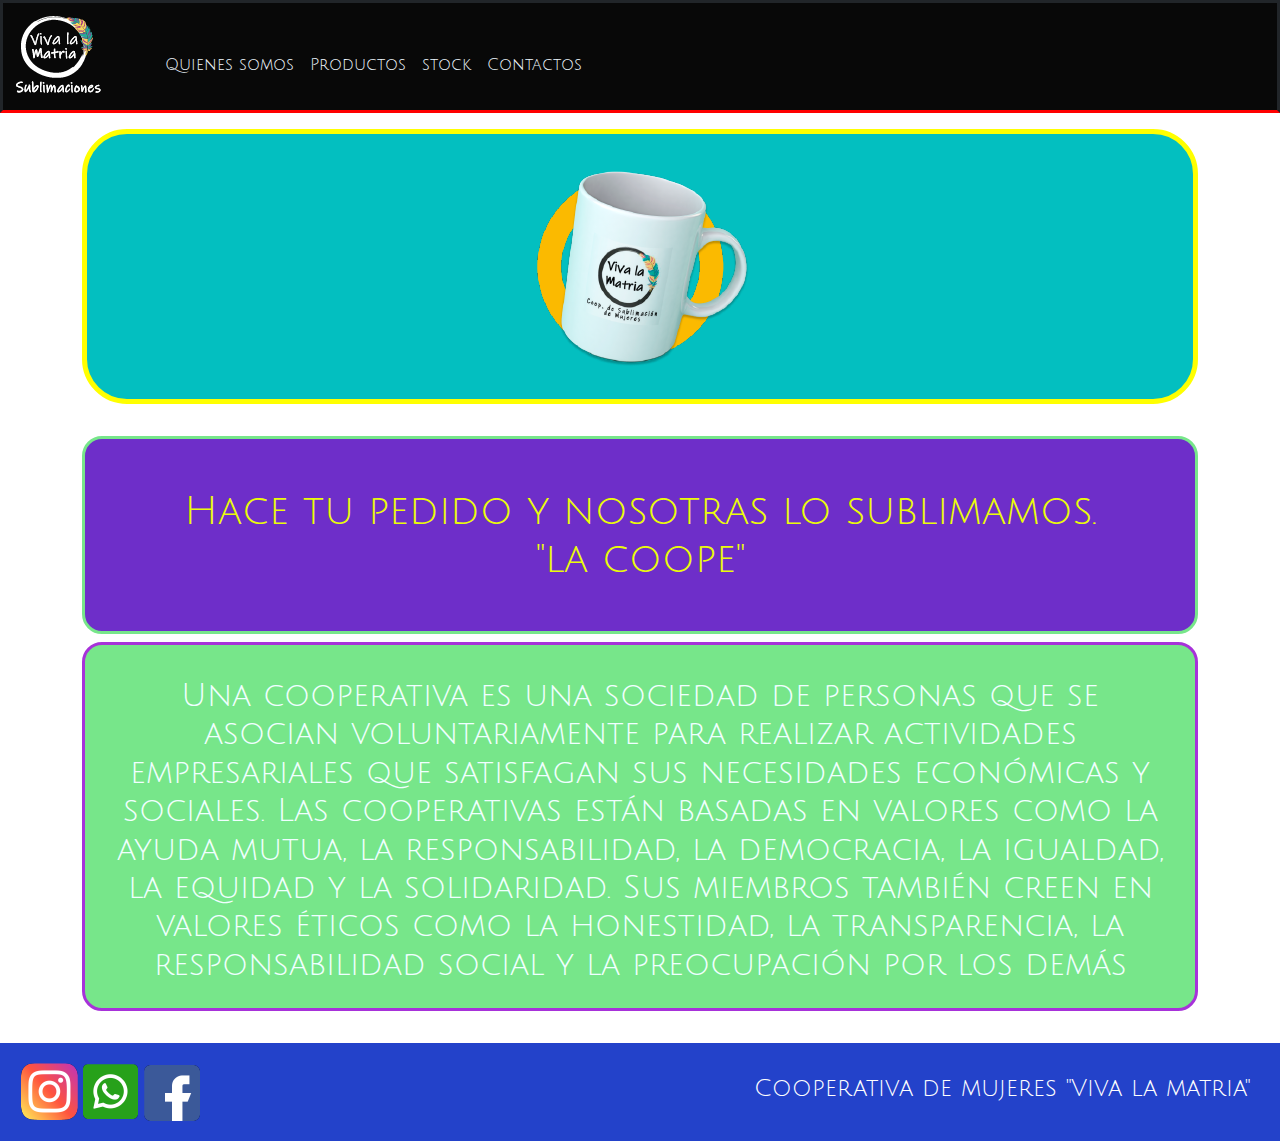
<file: index.html>
<!DOCTYPE html>
<html lang="es">
<head>
    <meta charset="UTF-8">
    <meta name="viewport" content="width=device-width, initial-scale=1.0">
    <meta name="description" content=" Es una cooperativa de trabajo de sublimacion.Hacemos todo tipo e sublimación tanto en telas , en ceramica ,plastico.Ademas somos una cooperativa de mujeres que ayudamos en tematicas de genero">
    <meta name="keywords" content="cooperativa de trabajo,sublimados en mendoza,sublimados en Guaymallen, tazas,flork,banderas,remeras,llaveros,pañuelos,buzos,bodys,bebe,niño,jovenes,adultos">
    <meta name="author" content="Carlos Ignacio Cebreros">
    <link href="https://cdn.jsdelivr.net/npm/bootstrap@5.3.3/dist/css/bootstrap.min.css" rel="stylesheet" integrity="sha384-QWTKZyjpPEjISv5WaRU9OFeRpok6YctnYmDr5pNlyT2bRjXh0JMhjY6hW+ALEwIH" crossorigin="anonymous">
    <title>viva la matria</title>
    <link rel="stylesheet" href="./css/main.css">
    <link
    rel="stylesheet"
    href="https://cdnjs.cloudflare.com/ajax/libs/animate.css/4.1.1/animate.min.css"
  />
</head>
<body> 
        <nav class="navbar navbar-expand-lg navbar-light">
            <div class="container-fluid">
              <a class="navbar-brand" href="#">
                <img src="../imagenes/blacxo.png" alt="">
              </a>
              <button class="navbar-toggler bg-light" type="button" data-bs-toggle="collapse" data-bs-target="#navbarNavAltMarkup" aria-controls="navbarNavAltMarkup" aria-expanded="false" aria-label="Toggle navigation">
                <span class="navbar-toggler-icon bg-light"></span>
              </button>
              <div class="collapse navbar-collapse" id="navbarNavAltMarkup">
                 <div class="navbar-nav">
                  
                    <a class="nav-link" href="./pages/nostros.html">Quienes somos</a>
                    <a class="nav-link" href="./pages/produc.html">Productos</a>
                    <a class="nav-link" href="./pages/stock.html">stock</a>
                    <a class="nav-link" href="./pages/contactos.html">Contactos</a>
                  
                 </div>
              </div>
            </div>
        </nav>
    
    
    <main>
      <main>
        <div class="container">
          <div class="row">
           <div class="col col-sm-12 col-md-12 col-lg-12">
            <div class="imagen-principal">
              <img src="./imagenes/Group 4.png" alt="">

            </div>
            <div class="col col-sm-12 col-md-12 col-lg-12">
               <h1 class="titulo1">Hace tu pedido y
               nosotras lo sublimamos.
               <br>
               "la coope" 
               </h1>
              
               
            </div>
            </div>
             <div class="col col-sm-12 col-md-12 col-lg-12">
               <div class="descripcion">
                <h2>Una cooperativa es una sociedad de personas que se asocian voluntariamente para realizar actividades empresariales que satisfagan sus necesidades económicas y sociales. Las cooperativas están basadas en valores como la ayuda mutua, la responsabilidad, la democracia, la igualdad, la equidad y la solidaridad. Sus miembros también creen en valores éticos como la honestidad, la transparencia, la responsabilidad social y la preocupación por los demás</h2>
               </div>
             </div>




          </div>
          
          
    </main>
    </main>
    
        
    <footer>
     <div class="foote">
              
      <div class="iconos">
        <a href="https://www.instagram.com/vivalamatria2023/">
            <img src="../imagenes/I.png" alt="instagram">
        </a>
        <a href="https://whatsapp.com/channel/0029VaIj0CXFi8xaFSref11J">
            <img src="../imagenes/Recurso 4.png" alt=" whatsapp">
        </a>
        <a href="https://www.facebook.com/profile.php?id=100095602959605">
            <img src="../imagenes/Recurso 5.png" alt="facebook">

        </a>
        
    </div>
        
        
            <div class="titu">
              <h2 class="coope">Cooperativa de mujeres "Viva la matria"</h2>
            </div>
     </div>  
    </footer>

    <script src="https://cdn.jsdelivr.net/npm/bootstrap@5.3.3/dist/js/bootstrap.bundle.min.js" integrity="sha384-YvpcrYf0tY3lHB60NNkmXc5s9fDVZLESaAA55NDzOxhy9GkcIdslK1eN7N6jIeHz" crossorigin="anonymous"></script>
</body>

</html>
</file>
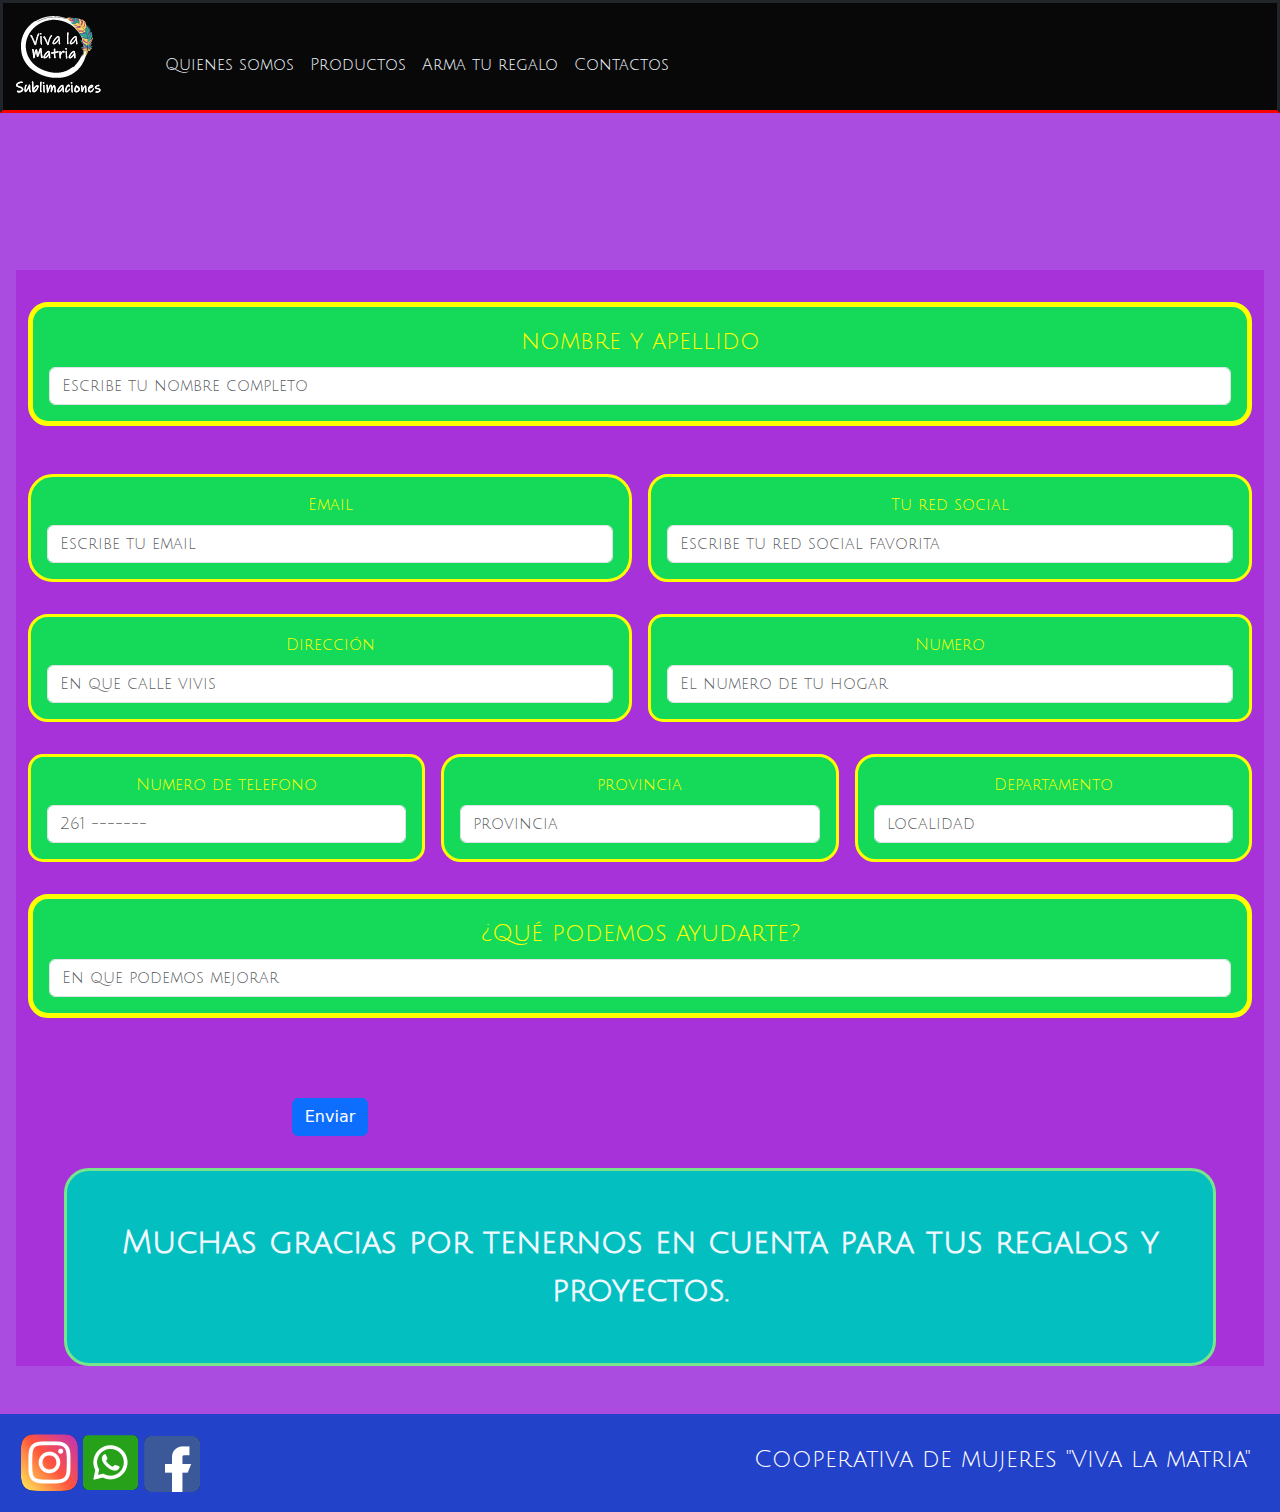
<file: pages/contactos.html>
<!DOCTYPE html>
<html lang="en">
<head>
    <meta charset="UTF-8">
    <meta name="viewport" content="width=device-width, initial-scale=1.0">
    <meta name="description" content=" Es una cooperativa de trabajo de sublimacion.Hacemos todo tipo e sublimación tanto en telas , en ceramica ,plastico.Ademas somos una cooperativa de mujeres que ayudamos en tematicas de genero">
    <meta name="keywords" content="cooperativa de trabajo,sublimados en mendoza,sublimados en Guaymallen, tazas,flork,banderas,remeras,llaveros,pañuelos,buzos,bodys,bebe,niño,jovenes,adultos">
    <meta name="author" content="Carlos Ignacio Cebreros">
    <link href="https://cdn.jsdelivr.net/npm/bootstrap@5.3.3/dist/css/bootstrap.min.css" rel="stylesheet" integrity="sha384-QWTKZyjpPEjISv5WaRU9OFeRpok6YctnYmDr5pNlyT2bRjXh0JMhjY6hW+ALEwIH" crossorigin="anonymous">
    <title>contactos</title>
    <link rel="stylesheet" href="../css/main.css">
</head>
<body>
  
  <nav class="navbar navbar-expand-lg navbar-light">
    <div class="container-fluid">
      <a class="navbar-brand" href="../index.html">
        <img src="../imagenes/blacxo.png" alt="">
      </a>
      <button class="navbar-toggler bg-light" type="button" data-bs-toggle="collapse" data-bs-target="#navbarNavAltMarkup" aria-controls="navbarNavAltMarkup" aria-expanded="false" aria-label="Toggle navigation">
        <span class="navbar-toggler-icon bg-light"></span>
      </button>
      <div class="collapse navbar-collapse" id="navbarNavAltMarkup">
        <div class="navbar-nav">
          
          <a class="nav-link" href="../pages/nostros.html">Quienes somos</a>
          <a class="nav-link" href="../pages/produc.html">Productos</a>
          <a class="nav-link" href="../pages/armatupack.html">Arma tu regalo</a>
          <a class="nav-link" href="../pages/contactos.html">Contactos</a>
          
        </div>
      </div>
    </div>
  </nav>
  <div class="caricatura">

    <iframe src="https://lottie.host/embed/b3f17130-139a-46fc-b226-9d6e47f31c2c/EEmPaVy9cm.json"></iframe>
  
  <main class="contactosGeneral">
    <div class="container-fluid">
      <div class="row g-3">
        <div class="col col-12 col-sm-12 col-md-12 col-lg-12">
          <div class="nombreApellido">
            <label for="emailInput" class="form-label">nombre y apellido</label>
            <input type="email" class="form-control" id="emailInput" placeholder="Escribe tu nombre completo">
          </div>

        </div>
        <div class="col col col-sm-12 col-md-6 col-lg-6">
          <div class="mail">
            <label for="emailInput" class="form-label">Email</label>
            <input type="email" class="form-control" id="emailInput" placeholder="Escribe tu email">
          </div>
          </div>
        <div class="col col-sm-12 col-md-6 col-lg-6">
           <div class="redsocial">
              <label for="inputSocial" class="form-label"> Tu red social</label>
              <input type="text" class="form-control" id="inputSocial" placeholder="Escribe tu red social favorita">
            </div>
        </div>
        <div class="col col-sm-12 col-md-6 col-lg-6">
           <div class="direccion">
              <label for="inputDireccionl" class="form-label"> Dirección</label>
              <input type="text" class="form-control" id="inputDireccion" placeholder="En que calle vivis">
           </div>
         
          </div>
        <div class="col col-sm-12 col-md-6 col-lg-6">
          <div class="numero">
            <label for="inputNumber" class="form-label"> Numero</label>
            <input type="text" class="form-control" id="inputNumber" placeholder="El numero de tu hogar">
          </div>
          
        </div>  
        <div class="col col-sm-12 col-md-4 col-lg-4">
          <div class="tel">
              <label for="inputNumberTel" class="form-label"> Numero de telefono</label>
              <input type="text" class="form-control" id="inputNumberTel" placeholder="261 -------">
          </div>
        </div>
        <div class="col col-sm-12 col-md-4 col-lg-4">
           <div class="provincia">
             <label for="inputProvince" class="form-label"> provincia</label>
              <input type="text" class="form-control" id="inputProvince" placeholder="provincia">
            </div>
              
        </div>
        <div class="col col-sm-12 col-md-4 col-lg-4">
          <div class="departamento">
           <label for="inputState" class="form-label"> Departamento</label>
           <input type="text" class="form-control" id="inputState" placeholder="localidad">
         </div>
        </div>
        <div class="col-sm-12 col-md-12 col-lg-12">
          <div class="quePodemos">
           <label for="inputcoment" class="form-label"> ¿Qué podemos ayudarte?</label>
           <input type="text" class="form-control" id="inputcoment" placeholder="En que podemos mejorar">
          </div>
        </div>

         <div class="col-6">
            <div class="enviar"></div>
              <button type="submit" class="btn btn-primary">
               Enviar
              </button>
            </div>
          </div>
    </div>
      <div class="row-8">
        <div class="ContactoMujeres">
           <p class="contac"> Muchas gracias por tenernos en cuenta para tus regalos y proyectos. </p>
            
          </div>

      </div>

    </div>
    
   
    <div class="foote">
              
      <div class="iconos">
        <a href="https://www.instagram.com/vivalamatria2023/">
            <img src="../imagenes/I.png" alt="instagram">
        </a>
        <a href="https://whatsapp.com/channel/0029VaIj0CXFi8xaFSref11J">
            <img src="../imagenes/Recurso 4.png" alt=" whatsapp">
        </a>
        <a href="https://www.facebook.com/profile.php?id=100095602959605">
            <img src="../imagenes/Recurso 5.png" alt="facebook">

        </a>
        
    </div>
      
      
      <div class="titu">
          <h2 class="coope">Cooperativa de mujeres "Viva la matria"</h2>
      </div>
        
  
        
    </div>
      
  </footer>
  <script src="https://cdn.jsdelivr.net/npm/bootstrap@5.3.3/dist/js/bootstrap.bundle.min.js" integrity="sha384-YvpcrYf0tY3lHB60NNkmXc5s9fDVZLESaAA55NDzOxhy9GkcIdslK1eN7N6jIeHz" crossorigin="anonymous"></script>
  
    
</body>
  
</html>
</file>
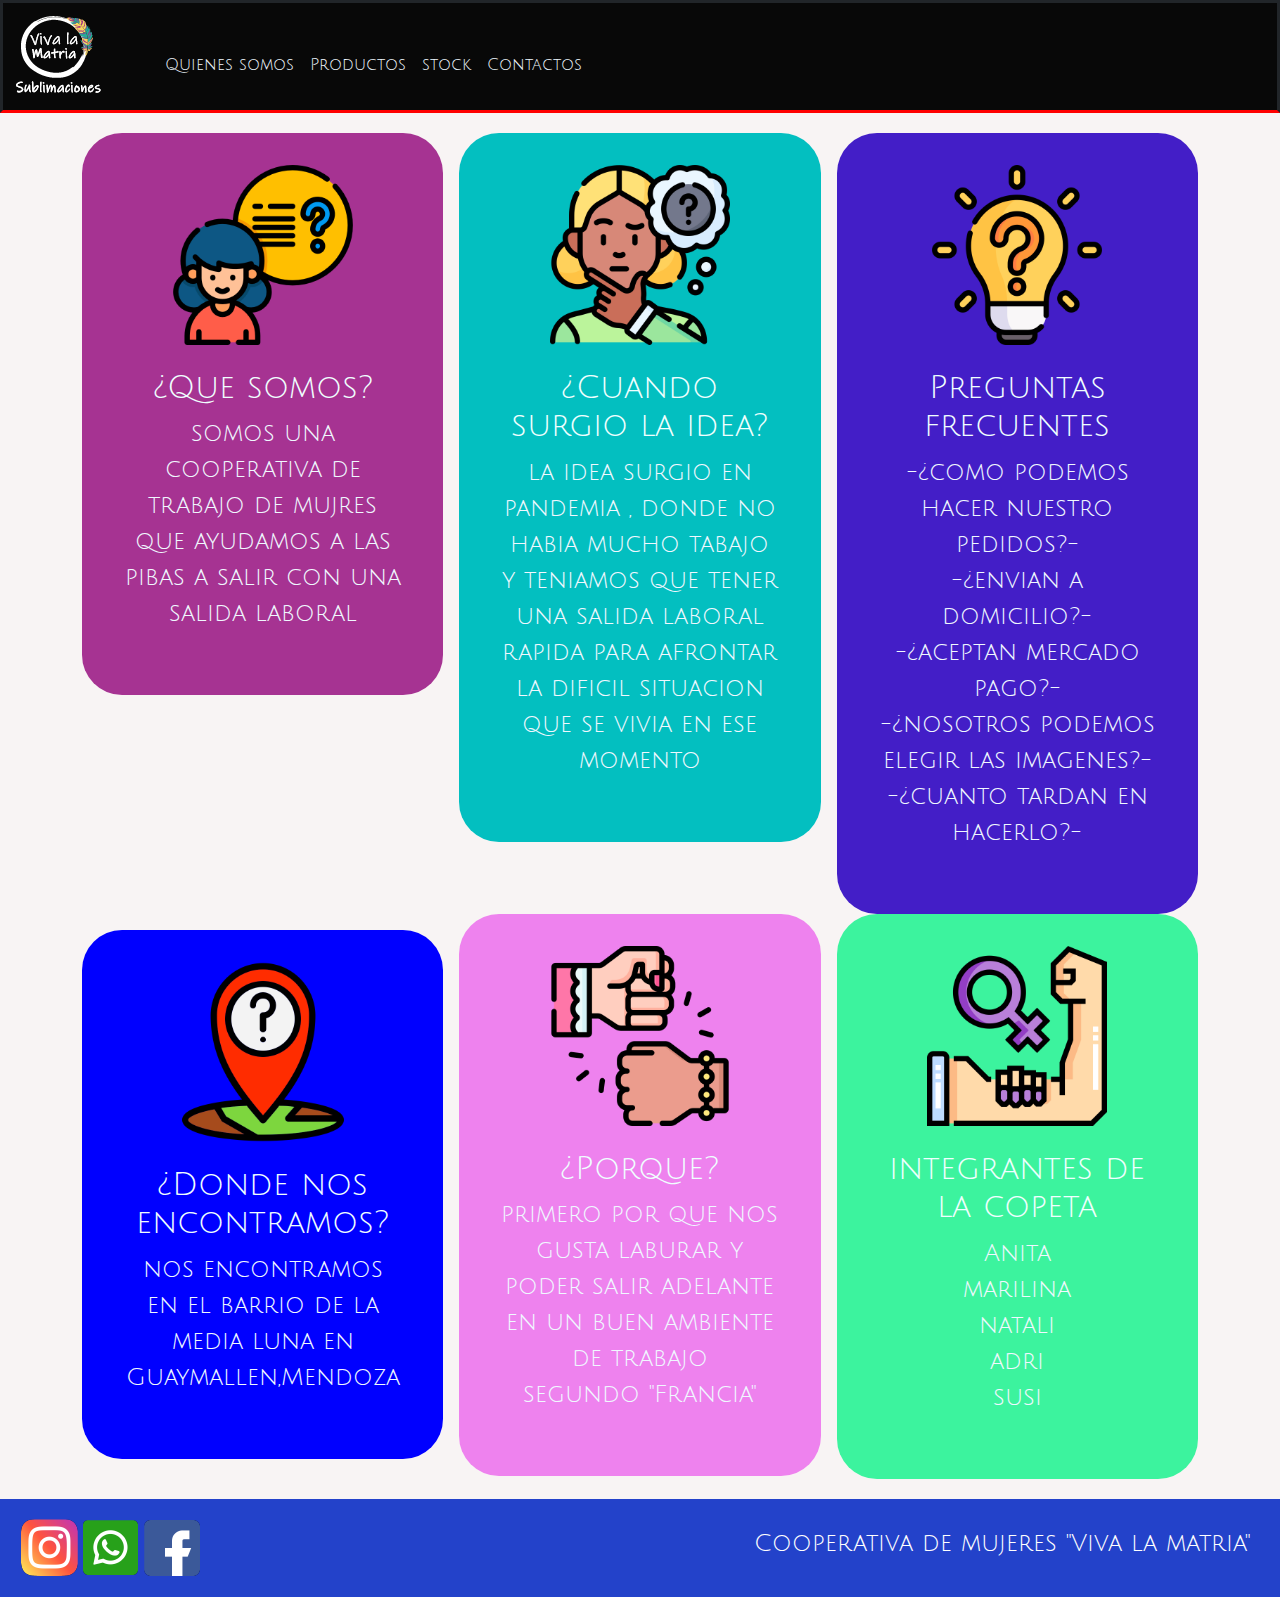
<file: pages/nostros.html>
<!DOCTYPE html>
<html lang="en">
<head>
    <meta charset="UTF-8">
    <meta name="viewport" content="width=device-width, initial-scale=1.0">
    <meta name="description" content=" Es una cooperativa de trabajo de sublimacion.Hacemos todo tipo e sublimación tanto en telas , en ceramica ,plastico.Ademas somos una cooperativa de mujeres que ayudamos en tematicas de genero">
    <meta name="keywords" content="cooperativa de trabajo,sublimados en mendoza,sublimados en Guaymallen, tazas,flork,banderas,remeras,llaveros,pañuelos,buzos,bodys,bebe,niño,jovenes,adultos">
    <meta name="author" content="Carlos Ignacio Cebreros">
    <link href="https://cdn.jsdelivr.net/npm/bootstrap@5.3.3/dist/css/bootstrap.min.css" rel="stylesheet" integrity="sha384-QWTKZyjpPEjISv5WaRU9OFeRpok6YctnYmDr5pNlyT2bRjXh0JMhjY6hW+ALEwIH" crossorigin="anonymous">
    <title>nosotros</title>
    <link rel="stylesheet" href="../css/main.css">
    <link
    rel="stylesheet"
    href="https://cdnjs.cloudflare.com/ajax/libs/animate.css/4.1.1/animate.min.css"/>
    
    
</head>
<body>
    <nav class="navbar navbar-expand-lg navbar-light">
        <div class="container-fluid">
          <a class="navbar-brand" href="../index.html">
            <img src="../imagenes/blacxo.png" alt="">
          </a>
          <button class="navbar-toggler bg-light" type="button" data-bs-toggle="collapse" data-bs-target="#navbarNavAltMarkup" aria-controls="navbarNavAltMarkup" aria-expanded="false" aria-label="Toggle navigation">
            <span class="navbar-toggler-icon bg-light"></span>
          </button>
          <div class="collapse navbar-collapse" id="navbarNavAltMarkup">
            <div class="navbar-nav">
              
              <a class="nav-link" href="../pages/nostros.html">Quienes somos</a>
              <a class="nav-link" href="../pages/produc.html">Productos</a>
              <a class="nav-link" href="../pages/stock.html">stock</a>
              <a class="nav-link" href="../pages/contactos.html">Contactos</a>
              
            </div>
          </div>
        </div>
      </nav>
    <main class="nosotros">
        <div class="container">
            <div class="row g-3">
                <div class="col col col col-sm-12 col-md-6 col-lg-4">
                   <div class="que"> 
                     <img src="../imagenes/pregunta.png" alt="">
                     <br>
                     <br>
                     <h2>¿Que somos?</h2>
                      <p>somos una cooperativa de trabajo de mujres que ayudamos  a las pibas a salir con una salida laboral </p>
                    </div>           
                </div>
                <div class="col col col col-sm-12 col-md-6 col-lg-4">
                    <div class="cuando">
                     <img src="../imagenes/pensar-pregunta.png" alt="">
                     <br>
                     <br>
                     <h2>¿Cuando surgio la idea?</h2>
                     <p>la idea surgio en pandemia , donde no habia mucho tabajo y teniamos que tener una salida laboral rapida para afrontar la dificil situacion que se vivia en ese momento</p>
                    </div>     
                </div>

                <div class="col col col col-sm-12 col-md-6 col-lg-4">
                    <div class="preguntas">
                     <img src="../imagenes/bombilla.png" alt="">
                     <br>
                     <br>
                     <h2>Preguntas frecuentes</h2>
                      <p>-¿como podemos hacer nuestro pedidos?- 
                        <br>
                        -¿envian a domicilio?-
                        <br>
                        -¿aceptan mercado pago?-
                        <br>
                        -¿nosotros podemos elegir las imagenes?-
                        <br>
                        -¿cuanto tardan en hacerlo?-

                      </p>
                    </div>
                </div>
            </div>
            <div class="row g-3">
                <div class="colcol col col-sm-12 col-md-6 col-lg-4">
                    <div class="donde">
                     <img src="../imagenes/localizacion.png" alt="">
                     <br>
                     <br>
                     <h2>¿Donde nos encontramos?</h2>
                     <p>nos encontramos en el barrio de la media luna en Guaymallen,Mendoza </p>
                    </div>   
                </div>
                <div class="colcol col col-sm-12 col-md-6 col-lg-4">
                    <div class="porque">
                      <img src="../imagenes/puno.png" alt="">
                      <br>
                     <br>
                      <h2>¿Porque?</h2>
                      <p>primero por que nos gusta laburar y poder salir adelante en un buen ambiente de trabajo
                        <br>
                        segundo "Francia"
                      </p>
                    </div>     
                </div>
                <div class="colcol col col-sm-12 col-md-6 col-lg-4">
                    <div class="integra">
                     <img src="../imagenes/mujer-fuerte.png" alt="">
                     <br>
                     <br>
                     <h2>integrantes de la copeta</h2>
                     <p>Anita
                      <br>
                       marilina
                       <br>
                       natali
                       <br>
                       adri
                       <br>
                       susi
                     </p>
                    </div>
                </div>
            </div>
        </div>
    </main>
    <footer>
        <div class="foote">
              
          <div class="iconos">
            <a href="https://www.instagram.com/vivalamatria2023/">
                <img src="../imagenes/I.png" alt="instagram">
            </a>
            <a href="https://whatsapp.com/channel/0029VaIj0CXFi8xaFSref11J">
                <img src="../imagenes/Recurso 4.png" alt=" whatsapp">
            </a>
            <a href="https://www.facebook.com/profile.php?id=100095602959605">
                <img src="../imagenes/Recurso 5.png" alt="facebook">

            </a>
            
        </div>
            
            
            <div class="titu">
                <h2 class="coope">Cooperativa de mujeres "Viva la matria"</h2>
            </div>
              
    </footer>
    <script src="https://cdn.jsdelivr.net/npm/bootstrap@5.3.3/dist/js/bootstrap.bundle.min.js" integrity="sha384-YvpcrYf0tY3lHB60NNkmXc5s9fDVZLESaAA55NDzOxhy9GkcIdslK1eN7N6jIeHz" crossorigin="anonymous"></script>
</body>
    
</html>
</file>
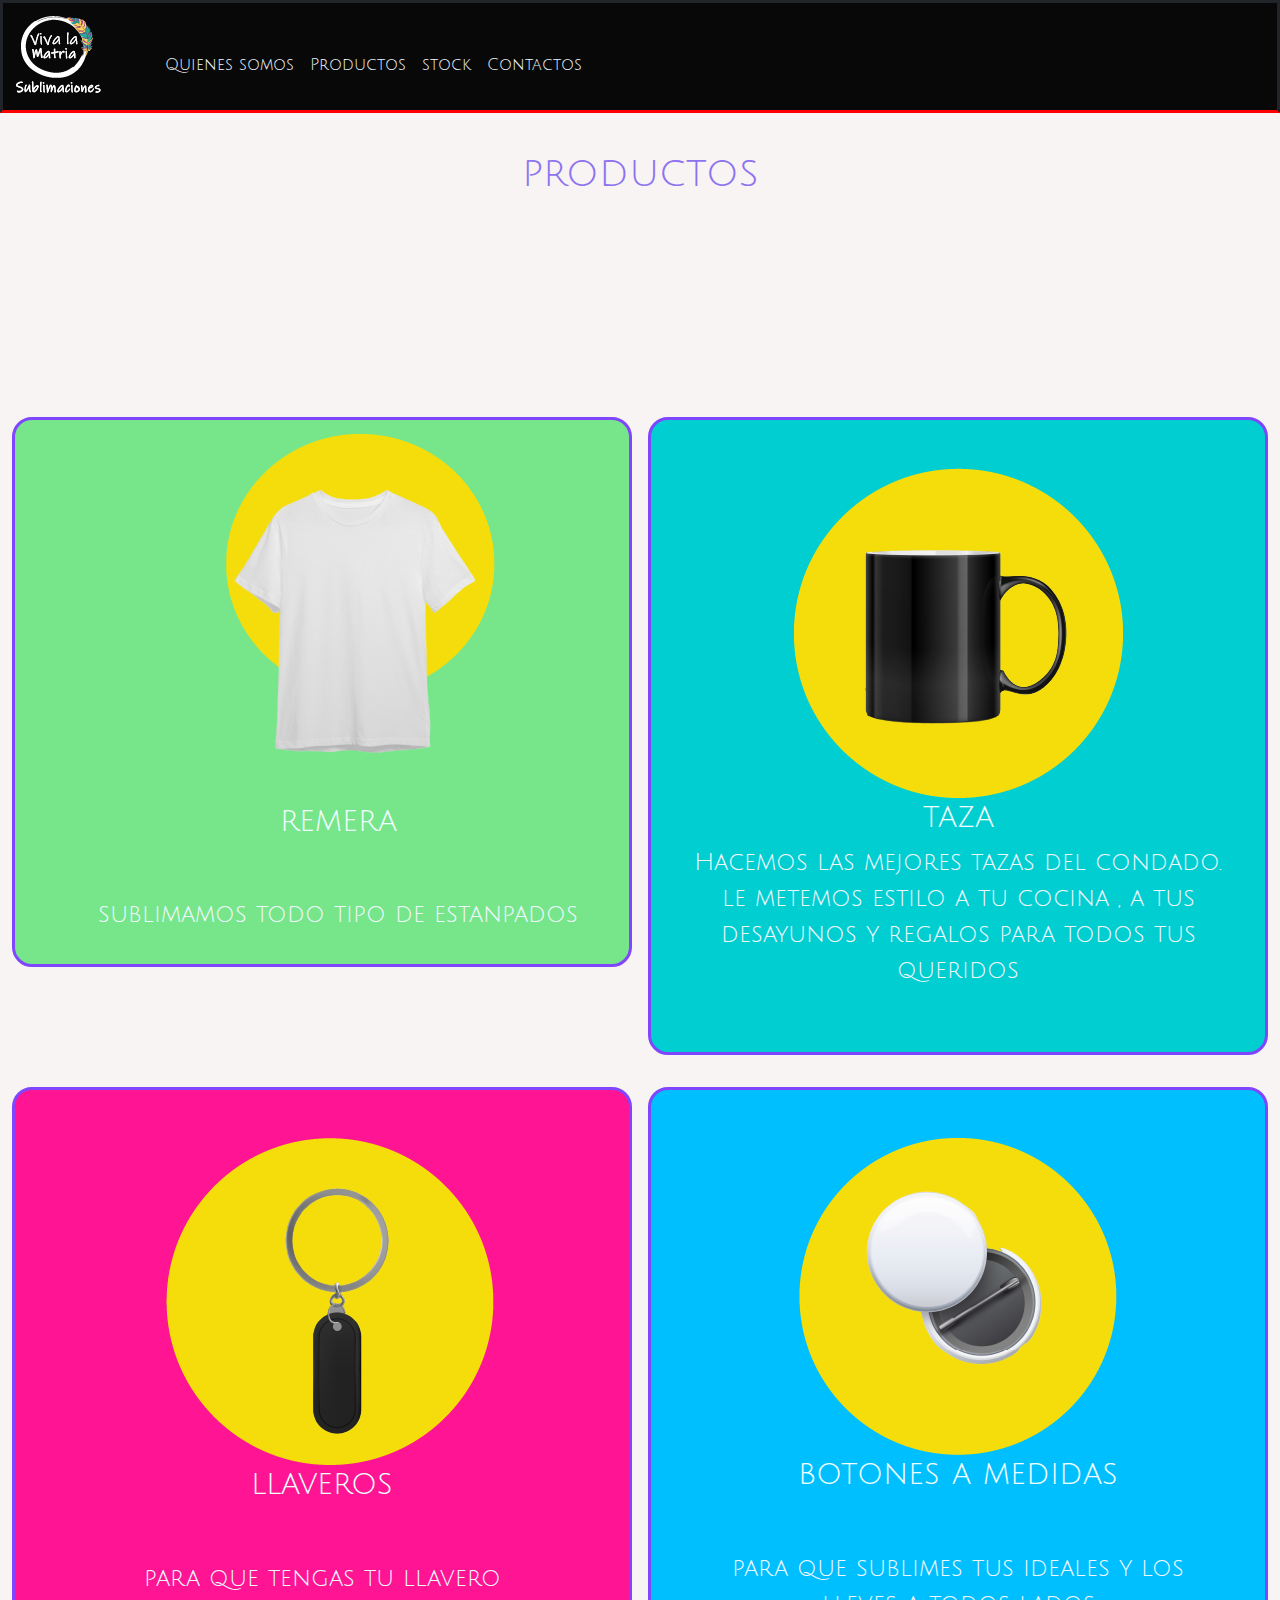
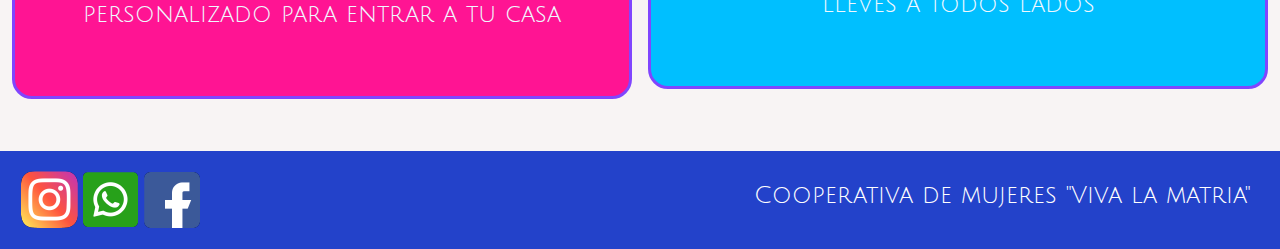
<file: pages/produc.html>
<!DOCTYPE html>
<html lang="en">
<head>
    <meta charset="UTF-8">
    <meta name="viewport" content="width=device-width, initial-scale=1.0">
    <meta name="description" content=" Es una cooperativa de trabajo de sublimacion.Hacemos todo tipo e sublimación tanto en telas , en ceramica ,plastico.Ademas somos una cooperativa de mujeres que ayudamos en tematicas de genero">
    <meta name="keywords" content="cooperativa de trabajo,sublimados en mendoza,sublimados en Guaymallen, tazas,flork,banderas,remeras,llaveros,pañuelos,buzos,bodys,bebe,niño,jovenes,adultos">
    <meta name="author" content="Carlos Ignacio Cebreros">
    <link href="https://cdn.jsdelivr.net/npm/bootstrap@5.3.3/dist/css/bootstrap.min.css" rel="stylesheet" integrity="sha384-QWTKZyjpPEjISv5WaRU9OFeRpok6YctnYmDr5pNlyT2bRjXh0JMhjY6hW+ALEwIH" crossorigin="anonymous">
    <title>productos</title>
    <link rel="stylesheet" href="../css/main.css">
    <link rel="stylesheet"
    href="https://cdnjs.cloudflare.com/ajax/libs/animate.css/4.1.1/animate.min.css"
  />
</head>
<body>
    <nav class="navbar navbar-expand-lg navbar-light">
        <div class="container-fluid">
          <a class="navbar-brand" href="../index.html">
            <img src="../imagenes/blacxo.png" alt="">
          </a>
          <button class="navbar-toggler bg-light" type="button" data-bs-toggle="collapse" data-bs-target="#navbarNavAltMarkup" aria-controls="navbarNavAltMarkup" aria-expanded="false" aria-label="Toggle navigation">
            <span class="navbar-toggler-icon bg-light"></span>
          </button>
          <div class="collapse navbar-collapse" id="navbarNavAltMarkup">
            <div class="navbar-nav">
              
              <a class="nav-link" href="../pages/nostros.html">Quienes somos</a>
              <a class="nav-link" href="../pages/produc.html">Productos</a>
              <a class="nav-link" href="../pages/stock.html">stock</a>
              <a class="nav-link" href="../pages/contactos.html">Contactos</a>
              
            </div>
          </div>
        </div>
      </nav>
        
        
    <main>
      
      <main class="nosotros">
        <div class="container-fluid ">
          <div class="row">
            <div class="colcol col-sm-3 col-md-12 col-lg-12">
              <div class="chica">
                <h1>
                  productos
                </h1>
                  <iframe src="https://lottie.host/embed/af2d2eac-31a4-4f8b-b2a0-e0151c8274bd/IDjJuAI81F.json"></iframe>
                
                </div>

            </div>
          </div>
            <div class="row g-3">
                <div class="col col-sm-12 col-md-6 col-lg-6">
                     <div class="productoremera">
                         <img class="imagen1" src="../imagenes/remera.png" alt="">
                         <h2 class="remera" >remera</h2>
                          <br>
                          <p>sublimamos todo tipo de estanpados </p>
                     </div>
                </div>
                <div class="col col col-sm-12 col-md-6 col-lg-6">
                  <div class="productotaza">
                    <img class="imagen2" src="../imagenes/Recurso 2.png" alt="">
                    <br>
                    <h2 class="taza">taza</h2>
                    <p>Hacemos las mejores tazas del condado. le metemos estilo a tu cocina , a tus desayunos y regalos para todos tus queridos</p>
                   </div>
              </div>

                
            </div>
            <div class="row g-3">
                <div class="col col-sm-12 col-md-6 col-lg-6">
                    <div class="productollavero">
                      <img class="imagen3" src="../imagenes/Recurso 3.png" alt="">
                      <h2 class="llavero">llaveros</h2>
                      <br>
                      <p>para que tengas tu llavero personalizado para entrar a tu casa </p>
                    </div>   
                </div>
                <div class="col col col-sm-12 col-md-6 col-lg-6">
                    <div class="botones">
                      <img class="imagen4" src="../imagenes/boton.png" alt="">
                      <h2 class="boton">botones a medidas</h2>
                      <br>
                      <p>para que sublimes tus ideales y los lleves a todos lados </p>
                    </div>     
                </div>
                
            </div>
        </div>
    </main> 
    
    <footer>
        <div class="foote">
              
          <div class="iconos">
            <a href="https://www.instagram.com/vivalamatria2023/">
                <img src="../imagenes/I.png" alt="instagram">
            </a>
            <a href="https://whatsapp.com/channel/0029VaIj0CXFi8xaFSref11J">
                <img src="../imagenes/Recurso 4.png" alt=" whatsapp">
            </a>
            <a href="https://www.facebook.com/profile.php?id=100095602959605">
                <img src="../imagenes/Recurso 5.png" alt="facebook">

            </a>
            
        </div>
            
            
            <div class="titu">
                <h2 class="coope">Cooperativa de mujeres "Viva la matria"</h2>
            </div>
              
        
              
        </div>
        
    </footer>
    <script src="https://cdn.jsdelivr.net/npm/bootstrap@5.0.2/dist/js/bootstrap.bundle.min.js" integrity="sha384-MrcW6ZMFYlzcLA8Nl+NtUVF0sA7MsXsP1UyJoMp4YLEuNSfAP+JcXn/tWtIaxVXM" crossorigin="anonymous"></script>
</body>
</html>
</file>
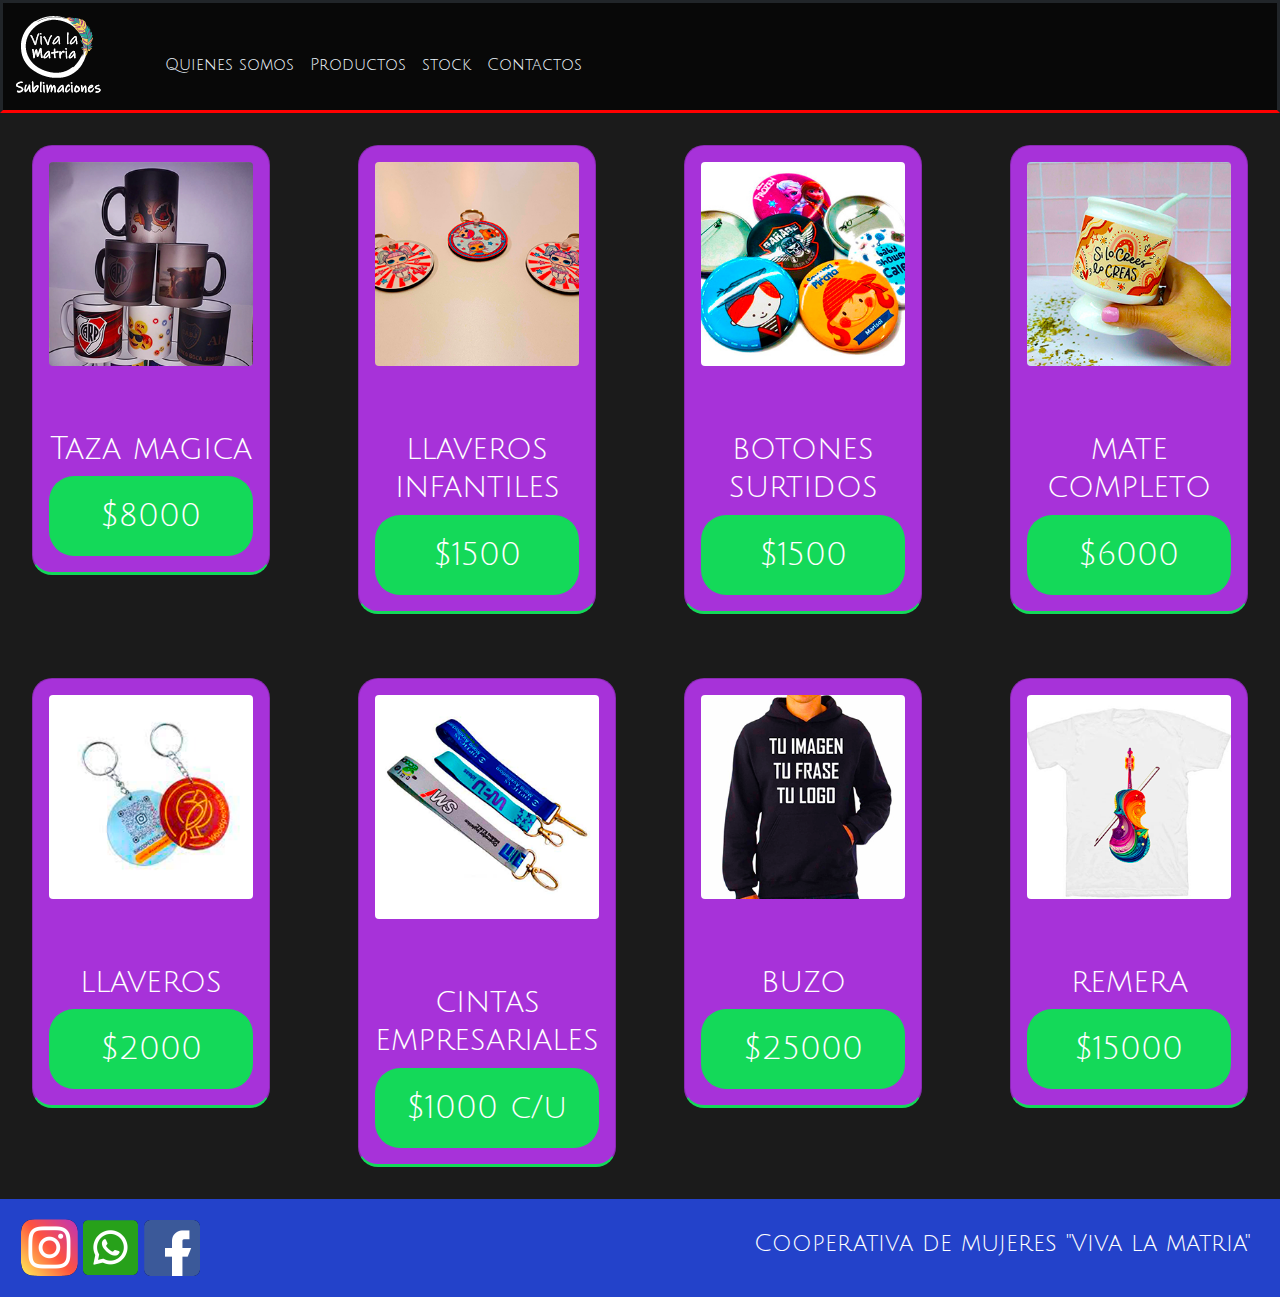
<file: pages/stock.html>
<!DOCTYPE html>
<html lang="en">
<head>
    <meta charset="UTF-8">
    <meta name="viewport" content="width=device-width, initial-scale=1.0">
    <meta name="description" content=" Es una cooperativa de trabajo de sublimacion.Hacemos todo tipo e sublimación tanto en telas , en ceramica ,plastico.Ademas somos una cooperativa de mujeres que ayudamos en tematicas de genero">
    <meta name="keywords" content="cooperativa de trabajo,sublimados en mendoza,sublimados en Guaymallen, tazas,flork,banderas,remeras,llaveros,pañuelos,buzos,bodys,bebe,niño,jovenes,adultos">
    <meta name="author" content="Carlos Ignacio Cebreros">
    <link href="https://cdn.jsdelivr.net/npm/bootstrap@5.3.3/dist/css/bootstrap.min.css" rel="stylesheet" integrity="sha384-QWTKZyjpPEjISv5WaRU9OFeRpok6YctnYmDr5pNlyT2bRjXh0JMhjY6hW+ALEwIH" crossorigin="anonymous">
    <title>armatupack</title>
    <link rel="stylesheet" href="../css/main.css">
    <link rel="stylesheet"
    href="https://cdnjs.cloudflare.com/ajax/libs/animate.css/4.1.1/animate.min.css"
  />
</head>
<body>
    <nav class="navbar navbar-expand-lg navbar-light">
        <div class="container-fluid">
          <a class="navbar-brand" href="../index.html">
            <img src="../imagenes/blacxo.png" alt="">
          </a>
          <button class="navbar-toggler bg-light" type="button" data-bs-toggle="collapse" data-bs-target="#navbarNavAltMarkup" aria-controls="navbarNavAltMarkup" aria-expanded="false" aria-label="Toggle navigation">
            <span class="navbar-toggler-icon bg-light"></span>
          </button>
          <div class="collapse navbar-collapse" id="navbarNavAltMarkup">
             <div class="navbar-nav">
              
                <a class="nav-link" href="../pages/nostros.html">Quienes somos</a>
                <a class="nav-link" href="../pages/produc.html">Productos</a>
                <a class="nav-link" href="../pages/stock.html">stock</a>
                <a class="nav-link" href="../pages/contactos.html">Contactos</a>
              
             </div>
          </div>
        </div>
    </nav>
    <main>
        
        <div class="precios">
          

            <div class="row row-cols-1 row-cols-md-2 g-4">
                <div class="col col-sm-12 col-md-6 col-lg-3 ">
                  <div class="card">
                    <img src="../imagenes/1.png" class="card-img-top" alt="...">
                    <div class="card-body">
                      <h5 class="card-title">Taza magica </h5>
                      <p class="card-text">$8000</p>
                    </div>
                  </div>
                </div>
                <div class="col col-sm-12 col-md-6 col-lg-3">
                  <div class="card">
                    <img src="../imagenes/2.png" class="card-img-top" alt="...">
                    <div class="card-body">
                      <h5 class="card-title">llaveros infantiles</h5>
                      <p class="card-text">$1500  </p>
                    </div>
                  </div>
                </div>
                <div class="col  col-sm-12 col-md-6 col-lg-3">
                  <div class="card">
                    <img src="../imagenes/3.png" class="card-img-top" alt="...">
                    <div class="card-body">
                      <h5 class="card-title">botones surtidos </h5>
                      <p class="card-text">$1500</p>
                    </div>
                  </div>
                </div>
                <div class="col col-sm-12 col-md-6 col-lg-3">
                  <div class="card">
                    <img src="../imagenes/4.png" class="card-img-top" alt="...">
                    <div class="card-body">
                      <h5 class="card-title">mate completo</h5>
                      <p class="card-text">$6000</p>
                    </div>
                  </div>
                </div>

              </div>
            <div class="row row-cols-1 row-cols-md-2 g-4">
            <div class="col col-sm-12 col-md-6 col-lg-3">
            <div class="card">
             <img src="../imagenes/5.png" class="card-img-top" alt="...">
             <div class="card-body">
             <h5 class="card-title">llaveros</h5>
              <p class="card-text">$2000</p>
            </div>
          </div>
       </div>
  <div class="col col-sm-12 col-md-6 col-lg-3">
    <div class="card">
      <img src="../imagenes/6.png" class="card-img-top" alt="...">
      <div class="card-body">
        <h5 class="card-title">cintas empresariales</h5>
        <p class="card-text">$1000 c/u</p>
      </div>
    </div>
  </div>
  <div class="col col-sm-12 col-md-6 col-lg-3">
    <div class="card">
      <img src="../imagenes/8.png" class="card-img-top" alt="...">
      <div class="card-body">
        <h5 class="card-title">buzo</h5>
        <p class="card-text">$25000</p>
      </div>
    </div>
  </div>
  <div class="col col-sm-12 col-md-6 col-lg-3">
    <div class="card">
      <img src="../imagenes/9.png" class="card-img-top" alt="...">
      <div class="card-body">
        <h5 class="card-title">remera</h5>
        <p class="card-text">$15000</p>
      </div>
    </div>
  </div>
</div>
        
         
         
        

         
    </main> 
    <footer>
        <div class="foote">
              
            <div class="iconos">
                <a href="https://www.instagram.com/vivalamatria2023/">
                    <img src="../imagenes/I.png" alt="instagram">
                </a>
                <a href="https://whatsapp.com/channel/0029VaIj0CXFi8xaFSref11J">
                    <img src="../imagenes/Recurso 4.png" alt=" whatsapp">
                </a>
                <a href="https://www.facebook.com/profile.php?id=100095602959605">
                    <img src="../imagenes/Recurso 5.png" alt="facebook">

                </a>
                
            </div>
            
            
            <div class="titu">
                <h2 class="coope">Cooperativa de mujeres "Viva la matria"</h2>
            </div>
              
        
              
        </div>
    </footer>    
    <script src="https://cdn.jsdelivr.net/npm/bootstrap@5.3.3/dist/js/bootstrap.bundle.min.js" integrity="sha384-YvpcrYf0tY3lHB60NNkmXc5s9fDVZLESaAA55NDzOxhy9GkcIdslK1eN7N6jIeHz" crossorigin="anonymous"></script>
    </body>
</html>
</file>
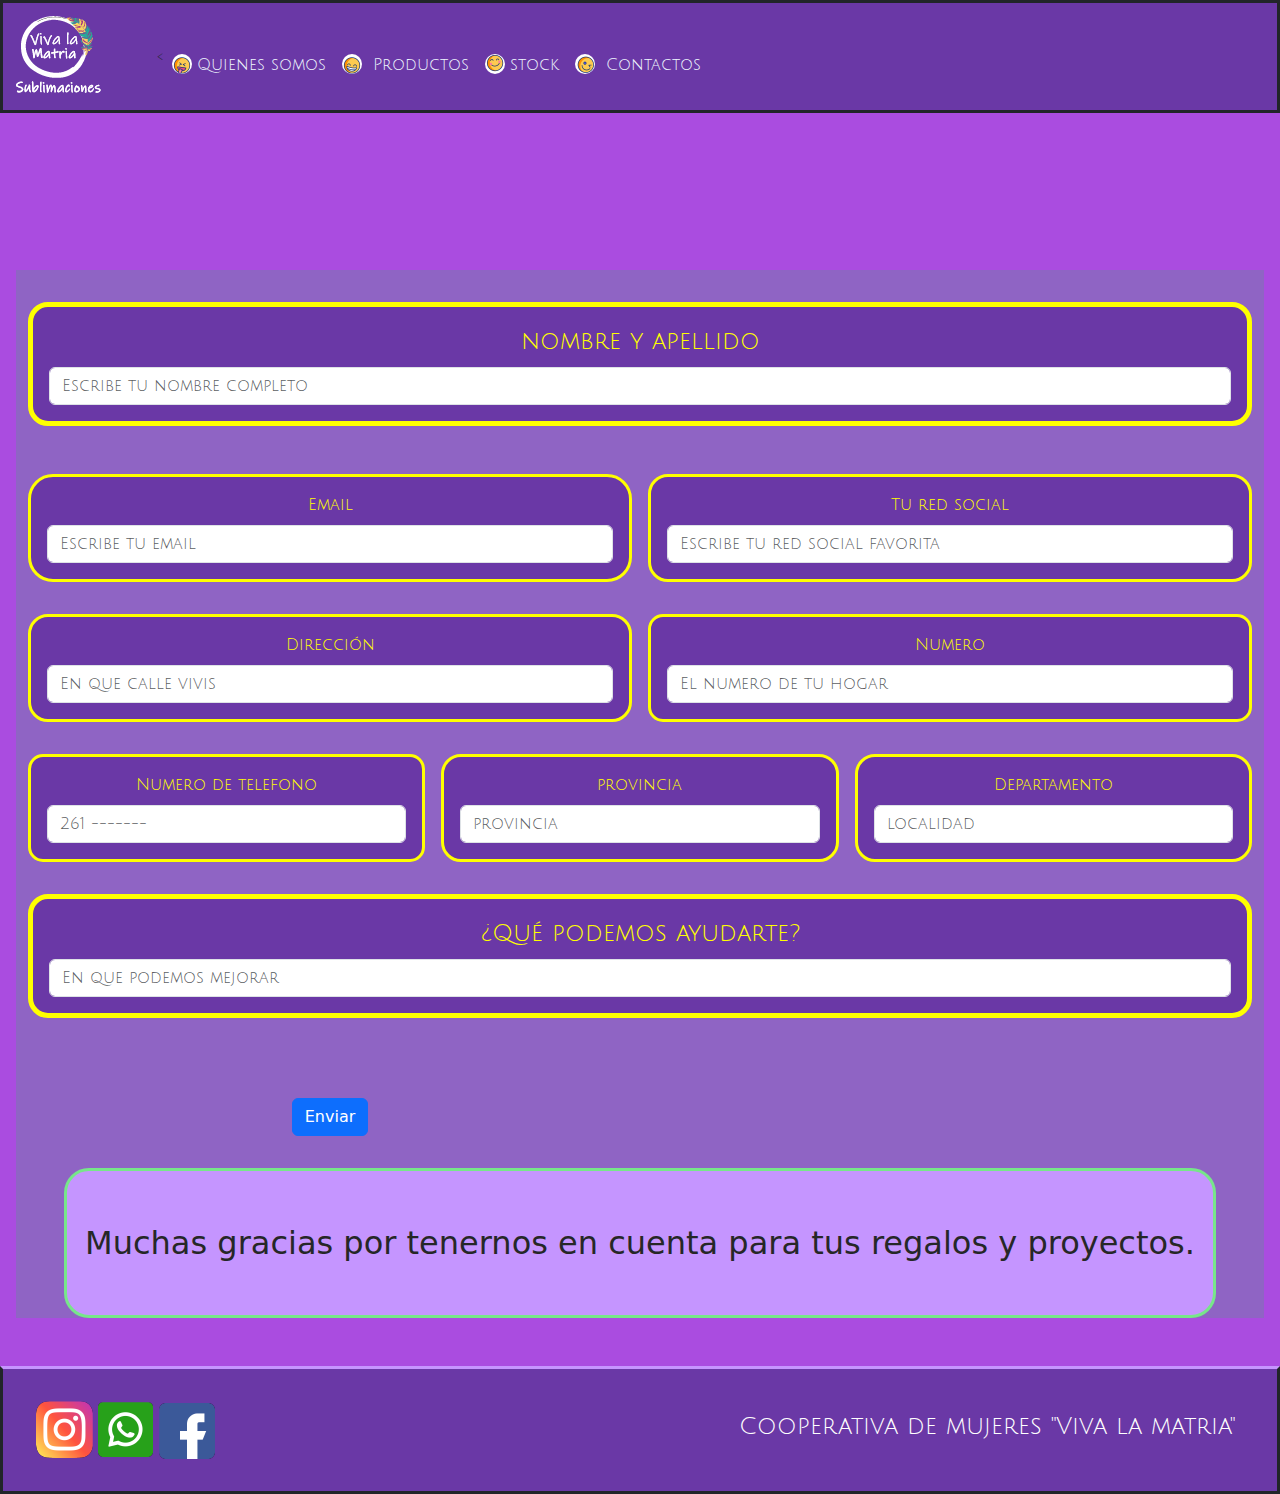
<file: carpeta raiz/pages/contactos.html>
<!DOCTYPE html>
<html lang="en">
<head>
    <meta charset="UTF-8">
    <meta name="viewport" content="width=device-width, initial-scale=1.0">
    <meta name="description" content=" Es una cooperativa de trabajo de sublimacion.Hacemos todo tipo e sublimación tanto en telas , en ceramica ,plastico.Ademas somos una cooperativa de mujeres que ayudamos en tematicas de genero">
    <meta name="keywords" content="cooperativa de trabajo,sublimados en mendoza,sublimados en Guaymallen, tazas,flork,banderas,remeras,llaveros,pañuelos,buzos,bodys,bebe,niño,jovenes,adultos">
    <meta name="author" content="Carlos Ignacio Cebreros">
    <link rel="icon" href="../imagenes/favicon.png" type="image/x-icon">
    <link href="https://cdn.jsdelivr.net/npm/bootstrap@5.3.3/dist/css/bootstrap.min.css" rel="stylesheet" integrity="sha384-QWTKZyjpPEjISv5WaRU9OFeRpok6YctnYmDr5pNlyT2bRjXh0JMhjY6hW+ALEwIH" crossorigin="anonymous">
    <title>contactos</title>
    <link rel="stylesheet" href="../css/style.css">
</head>
<body>
  
  <nav class="navbar navbar-expand-lg navbar-light">
    <div class="container-fluid">
      <a class="navbar-brand" href="../index.html">
        <img src="../imagenes/blacxo.png" alt="">
      </a>
      <button class="navbar-toggler bg-light" type="button" data-bs-toggle="collapse" data-bs-target="#navbarNavAltMarkup" aria-controls="navbarNavAltMarkup" aria-expanded="false" aria-label="Toggle navigation">
        <span class="navbar-toggler-icon bg-light"></span>
      </button>
      <div class="collapse navbar-collapse" id="navbarNavAltMarkup">
        <div class="navbar-nav">
          
          <<a class="nav-link" href="../pages/nostros.html"> <img class="lengua" src="../nuevas imagenes/lengua.gif" alt="">Quienes somos</a>

          <a class="nav-link" href="../pages/produc.html"><img class="feliz" src="../nuevas imagenes/feliz (1).gif" alt=""> Productos</a>
          <a class="nav-link" href="../pages/stock.html"><img class="feliz-dos" src="../nuevas imagenes/feliz (2).gif" alt="">stock</a>
          <a class="nav-link" href="../pages/contactos.html"><img class="guiño" src="../nuevas imagenes/guino.gif" alt=""> Contactos</a>
          
        </div>
      </div>
    </div>
  </nav>
  <div class="caricatura">

    <iframe src="https://lottie.host/embed/b3f17130-139a-46fc-b226-9d6e47f31c2c/EEmPaVy9cm.json"></iframe>
  
  <main class="contactosGeneral">
    <div class="container-fluid">
      <div class="row g-3">
        <div class="col col-12 col-sm-12 col-md-12 col-lg-12">
          <div class="nombreApellido">
            <label for="emailInput" class="form-label">nombre y apellido</label>
            <input type="email" class="form-control" id="emailInput" placeholder="Escribe tu nombre completo">
          </div>

        </div>
        <div class="col col-12 col-sm-12 col-md-6 col-lg-6">
          <div class="mail">
            <label for="emailInput" class="form-label">Email</label>
            <input type="email" class="form-control" id="emailInput" placeholder="Escribe tu email">
          </div>
          </div>
        <div class="col col-12 col-sm-12 col-md-6 col-lg-6">
           <div class="redsocial">
              <label for="inputSocial" class="form-label"> Tu red social</label>
              <input type="text" class="form-control" id="inputSocial" placeholder="Escribe tu red social favorita">
            </div>
        </div>
        <div class="col col-12 col-sm-12 col-md-6 col-lg-6">
           <div class="direccion">
              <label for="inputDireccionl" class="form-label"> Dirección</label>
              <input type="text" class="form-control" id="inputDireccion" placeholder="En que calle vivis">
           </div>
         
          </div>
        <div class="col col-12 col-sm-12 col-md-6 col-lg-6">
          <div class="numero">
            <label for="inputNumber" class="form-label"> Numero</label>
            <input type="text" class="form-control" id="inputNumber" placeholder="El numero de tu hogar">
          </div>
          
        </div>  
        <div class="col col-12 col-sm-12 col-md-4 col-lg-4">
          <div class="tel">
              <label for="inputNumberTel" class="form-label"> Numero de telefono</label>
              <input type="text" class="form-control" id="inputNumberTel" placeholder="261 -------">
          </div>
        </div>
        <div class="col col-12 col-sm-12 col-md-4 col-lg-4">
           <div class="provincia">
             <label for="inputProvince" class="form-label"> provincia</label>
              <input type="text" class="form-control" id="inputProvince" placeholder="provincia">
            </div>
              
        </div>
        <div class="col col-12 col-sm-12 col-md-4 col-lg-4">
          <div class="departamento">
           <label for="inputState" class="form-label"> Departamento</label>
           <input type="text" class="form-control" id="inputState" placeholder="localidad">
         </div>
        </div>
        <div class="col-sm-12 col-md-12 col-lg-12">
          <div class="quePodemos">
           <label for="inputcoment" class="form-label"> ¿Qué podemos ayudarte?</label>
           <input type="text" class="form-control" id="inputcoment" placeholder="En que podemos mejorar">
          </div>
        </div>

         <div class="col-6">
            <div class="enviar"></div>
              <button type="submit" class="btn btn-primary">
               Enviar
              </button>
            </div>
          </div>
    </div>
      <div class="row-8">
        <div class="ContactoMujeres">
           <p class="contac"> Muchas gracias por tenernos en cuenta para tus regalos y proyectos. </p>
            
          </div>

      </div>

    </div>
    
   
    <div class="foote">
              
      <div class="iconos">
        <a href="https://www.instagram.com/vivalamatria2023/">
            <img src="../imagenes/I.png" alt="instagram">
        </a>
        <a href="https://whatsapp.com/channel/0029VaIj0CXFi8xaFSref11J">
            <img src="../imagenes/Recurso 4.png" alt=" whatsapp">
        </a>
        <a href="https://www.facebook.com/profile.php?id=100095602959605">
            <img src="../imagenes/Recurso 5.png" alt="facebook">

        </a>
        
    </div>
      
      
      <div class="titu">
          <h2 class="coope">Cooperativa de mujeres "Viva la matria"</h2>
      </div>
        
  
        
    </div>
      
  </footer>
  <script src="https://cdn.jsdelivr.net/npm/bootstrap@5.3.3/dist/js/bootstrap.bundle.min.js" integrity="sha384-YvpcrYf0tY3lHB60NNkmXc5s9fDVZLESaAA55NDzOxhy9GkcIdslK1eN7N6jIeHz" crossorigin="anonymous"></script>
  
    
</body>
  
</html>
</file>
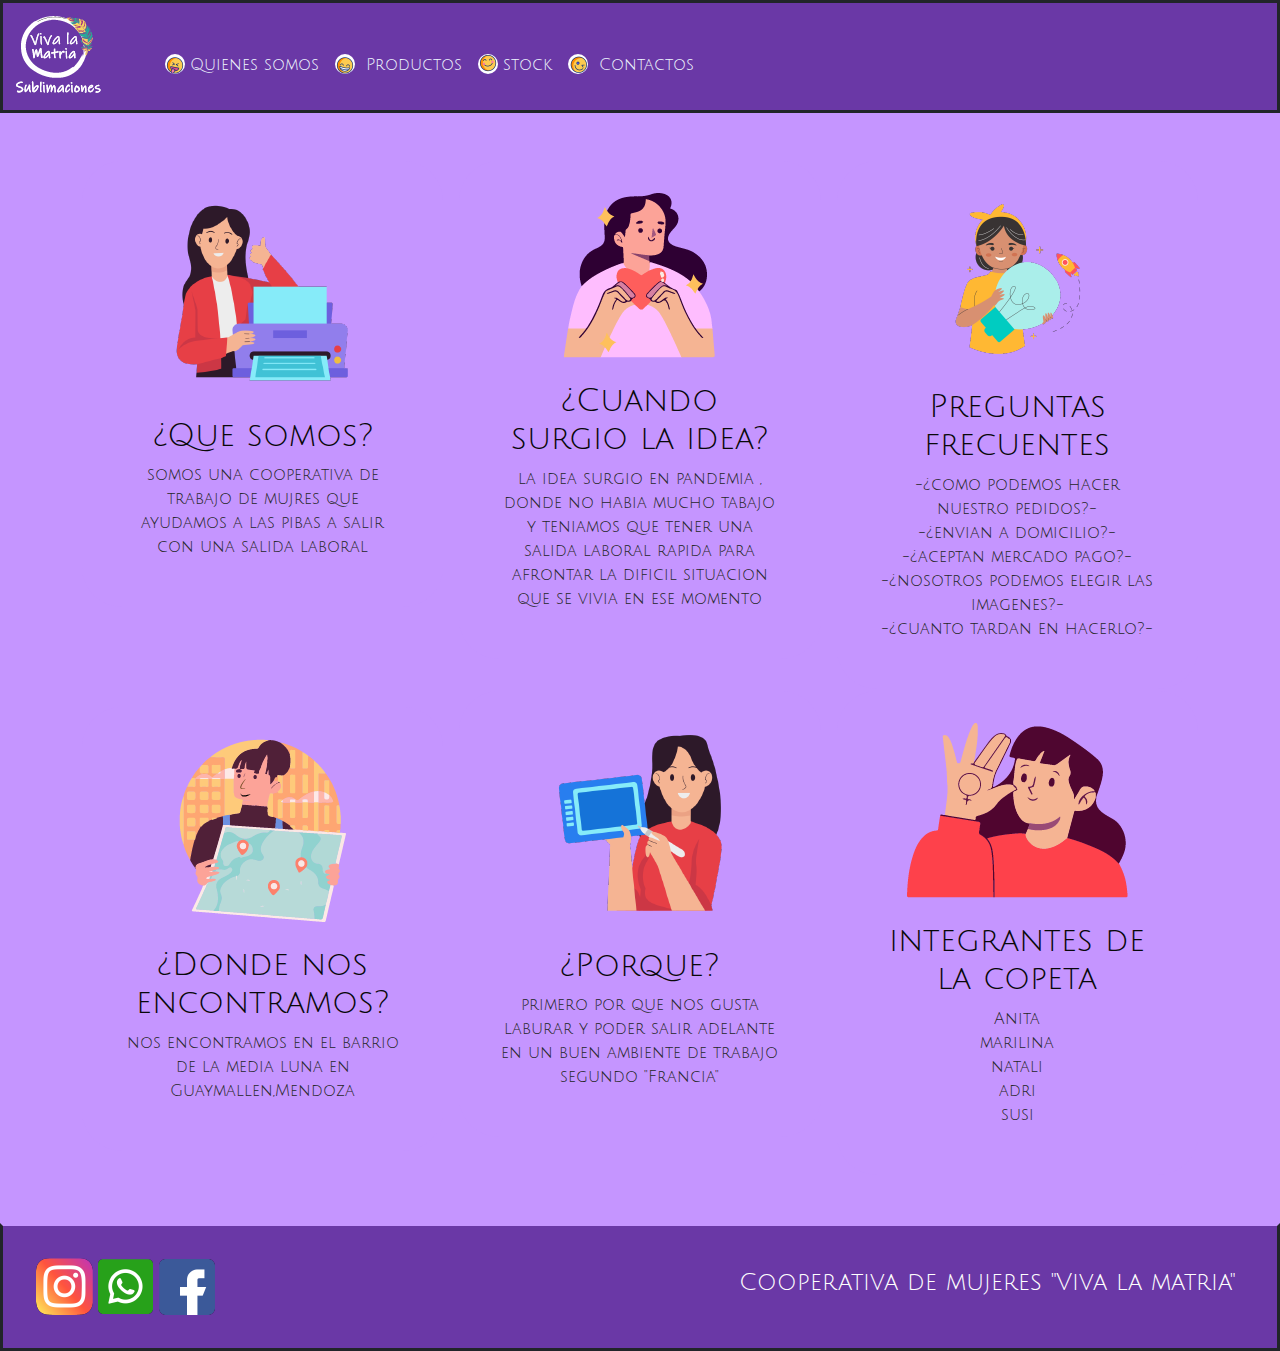
<file: carpeta raiz/pages/nostros.html>
<!DOCTYPE html>
<html lang="en">
<head>
    <meta charset="UTF-8">
    <meta name="viewport" content="width=device-width, initial-scale=1.0">
    <meta name="description" content=" Es una cooperativa de trabajo de sublimacion.Hacemos todo tipo e sublimación tanto en telas , en ceramica ,plastico.Ademas somos una cooperativa de mujeres que ayudamos en tematicas de genero">
    <meta name="keywords" content="cooperativa de trabajo,sublimados en mendoza,sublimados en Guaymallen, tazas,flork,banderas,remeras,llaveros,pañuelos,buzos,bodys,bebe,niño,jovenes,adultos">
    <meta name="author" content="Carlos Ignacio Cebreros">
    <link rel="icon" href="../imagenes/favicon.png" type="image/x-icon">
    <link href="https://cdn.jsdelivr.net/npm/bootstrap@5.3.3/dist/css/bootstrap.min.css" rel="stylesheet" integrity="sha384-QWTKZyjpPEjISv5WaRU9OFeRpok6YctnYmDr5pNlyT2bRjXh0JMhjY6hW+ALEwIH" crossorigin="anonymous">
    <title>nosotros</title>
    <link rel="stylesheet" href="../css/style.css">
    <link
    rel="stylesheet"
    href="https://cdnjs.cloudflare.com/ajax/libs/animate.css/4.1.1/animate.min.css"/>
    
    
</head>
<body>
    <nav class="navbar navbar-expand-lg navbar-light">
        <div class="container-fluid">
          <a class="navbar-brand" href="../index.html">
            <img src="../imagenes/blacxo.png" alt="">
          </a>
          <button class="navbar-toggler bg-light" type="button" data-bs-toggle="collapse" data-bs-target="#navbarNavAltMarkup" aria-controls="navbarNavAltMarkup" aria-expanded="false" aria-label="Toggle navigation">
            <span class="navbar-toggler-icon bg-light"></span>
          </button>
          <div class="collapse navbar-collapse" id="navbarNavAltMarkup">
            <div class="navbar-nav">
              
              <a class="nav-link" href="../pages/nostros.html"> <img class="lengua" src="../nuevas imagenes/lengua.gif" alt="">Quienes somos</a>

              <a class="nav-link" href="../pages/produc.html"><img class="feliz" src="../nuevas imagenes/feliz (1).gif" alt=""> Productos</a>
              <a class="nav-link" href="../pages/stock.html"><img class="feliz-dos" src="../nuevas imagenes/feliz (2).gif" alt="">stock</a>
              <a class="nav-link" href="../pages/contactos.html"><img class="guiño" src="../nuevas imagenes/guino.gif" alt=""> Contactos</a>
              
            </div>
          </div>
        </div>
      </nav>
    <main class="nosotros">
        <div class="container">
            <div class="row g-3">
                <div class="col col col col-sm-12 col-md-6 col-lg-4">
                   <div class="que"> 
                     <img src="../nuevas imagenes/Recurso 2.png" alt="">
                     <br>
                     <br>
                     <h2>¿Que somos?</h2>
                      <p>somos una cooperativa de trabajo de mujres que ayudamos  a las pibas a salir con una salida laboral </p>
                    </div>           
                </div>
                <div class="col col col col-sm-12 col-md-6 col-lg-4">
                    <div class="cuando">
                     <img src="../nuevas imagenes/Recurso 10.png" alt="">
                     <br>
                     <br>
                     <h2>¿Cuando surgio la idea?</h2>
                     <p>la idea surgio en pandemia , donde no habia mucho tabajo y teniamos que tener una salida laboral rapida para afrontar la dificil situacion que se vivia en ese momento</p>
                    </div>     
                </div>

                <div class="col col col col-sm-12 col-md-6 col-lg-4">
                    <div class="preguntas">
                     <img src="../nuevas imagenes/Recurso 9.png" alt="">
                     <br>
                     <br>
                     <h2>Preguntas frecuentes</h2>
                      <p>-¿como podemos hacer nuestro pedidos?- 
                        <br>
                        -¿envian a domicilio?-
                        <br>
                        -¿aceptan mercado pago?-
                        <br>
                        -¿nosotros podemos elegir las imagenes?-
                        <br>
                        -¿cuanto tardan en hacerlo?-

                      </p>
                    </div>
                </div>
            </div>
            <div class="row g-3">
                <div class="colcol col col-sm-12 col-md-6 col-lg-4">
                    <div class="donde">
                     <img src="../nuevas imagenes/Recurso 6.png" alt="">
                     <br>
                     <br>
                     <h2>¿Donde nos encontramos?</h2>
                     <p>nos encontramos en el barrio de la media luna en Guaymallen,Mendoza </p>
                    </div>   
                </div>
                <div class="colcol col col-sm-12 col-md-6 col-lg-4">
                    <div class="porque">
                      <img src="../nuevas imagenes/Recurso 5.png" alt="">
                      <br>
                     <br>
                      <h2>¿Porque?</h2>
                      <p>primero por que nos gusta laburar y poder salir adelante en un buen ambiente de trabajo
                        <br>
                        segundo "Francia"
                      </p>
                    </div>     
                </div>
                <div class="colcol col col-sm-12 col-md-6 col-lg-4">
                    <div class="integra">
                     <img src="../nuevas imagenes/Recurso 11.png" alt="">
                     <br>
                     <br>
                     <h2>integrantes de la copeta</h2>
                     <p>Anita
                      <br>
                       marilina
                       <br>
                       natali
                       <br>
                       adri
                       <br>
                       susi
                     </p>
                    </div>
                </div>
            </div>
        </div>
    </main>
    <footer>
        <div class="foote">
              
          <div class="iconos">
            <a href="https://www.instagram.com/vivalamatria2023/">
                <img src="../imagenes/I.png" alt="instagram">
            </a>
            <a href="https://whatsapp.com/channel/0029VaIj0CXFi8xaFSref11J">
                <img src="../imagenes/Recurso 4.png" alt=" whatsapp">
            </a>
            <a href="https://www.facebook.com/profile.php?id=100095602959605">
                <img src="../imagenes/Recurso 5.png" alt="facebook">

            </a>
            
        </div>
            
            
            <div class="titu">
                <h2 class="coope">Cooperativa de mujeres "Viva la matria"</h2>
            </div>
              
    </footer>
    <script src="https://cdn.jsdelivr.net/npm/bootstrap@5.3.3/dist/js/bootstrap.bundle.min.js" integrity="sha384-YvpcrYf0tY3lHB60NNkmXc5s9fDVZLESaAA55NDzOxhy9GkcIdslK1eN7N6jIeHz" crossorigin="anonymous"></script>
</body>
    
</html>
</file>
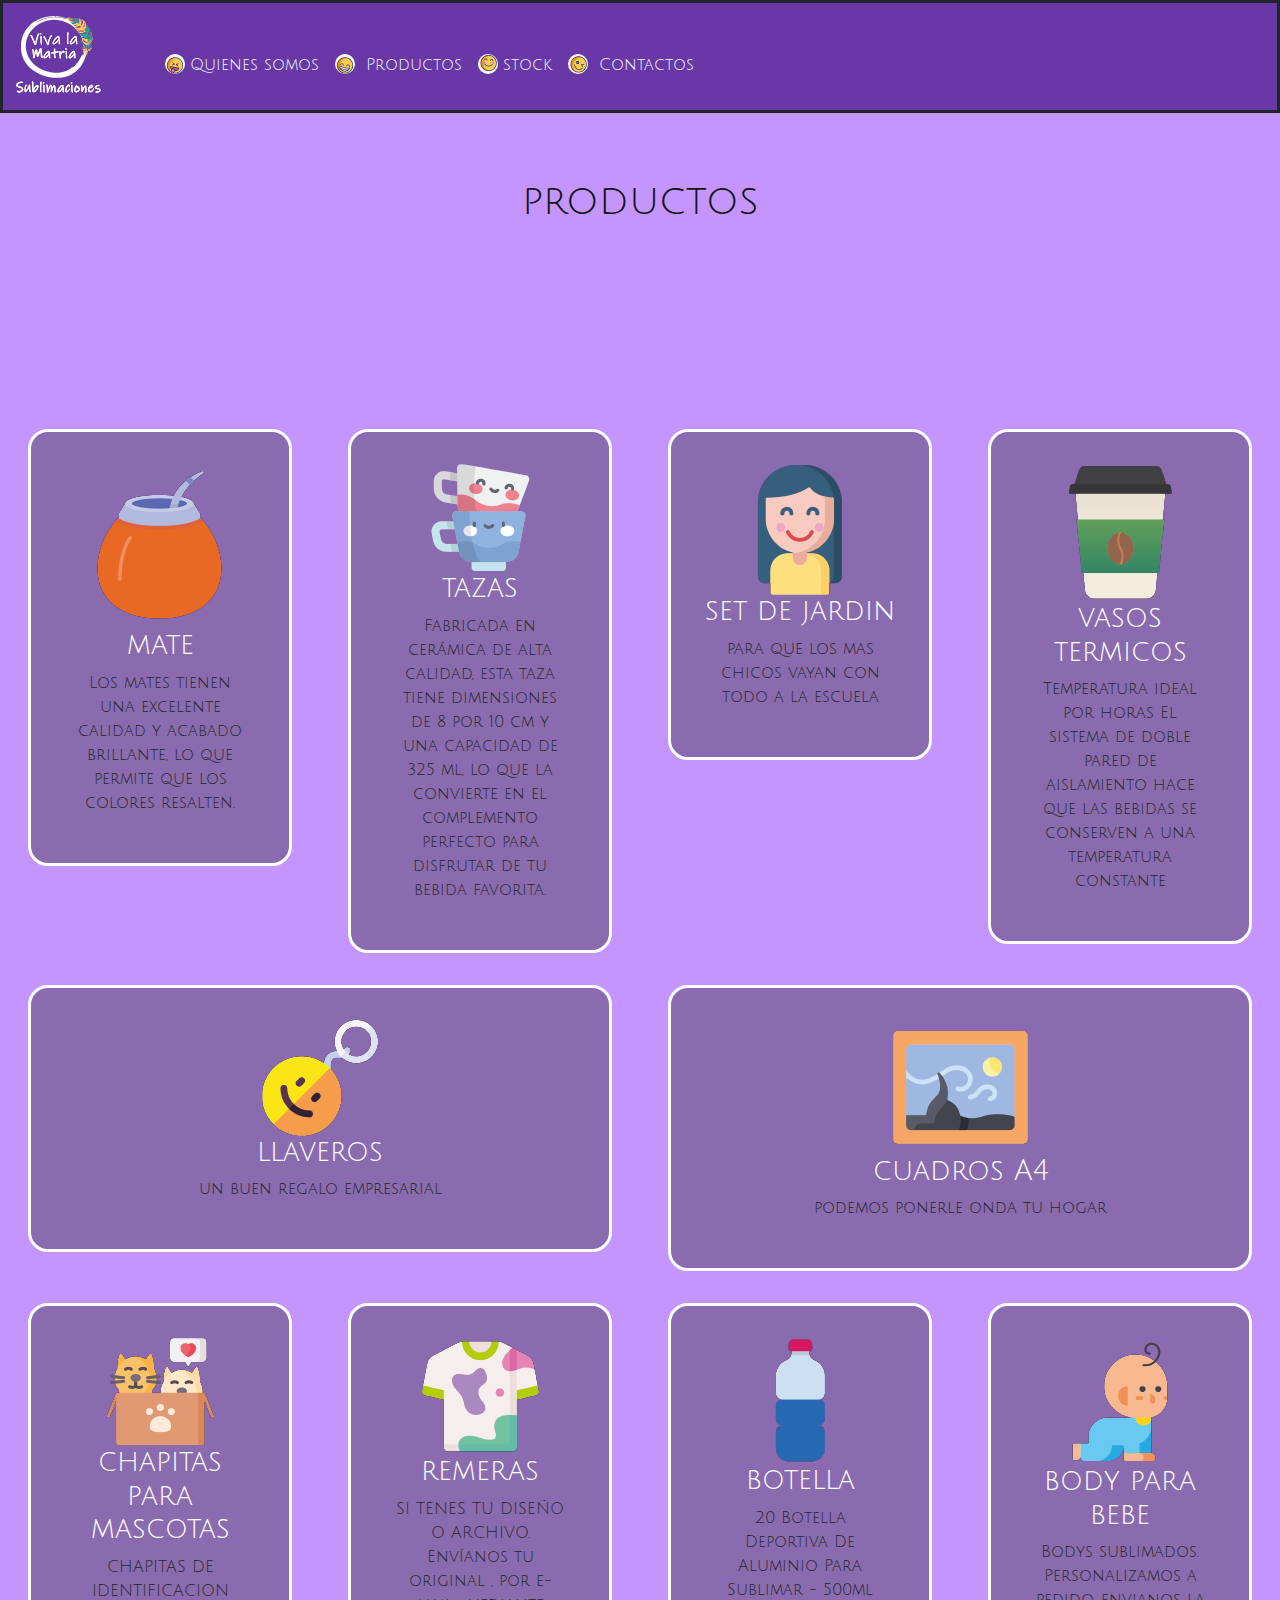
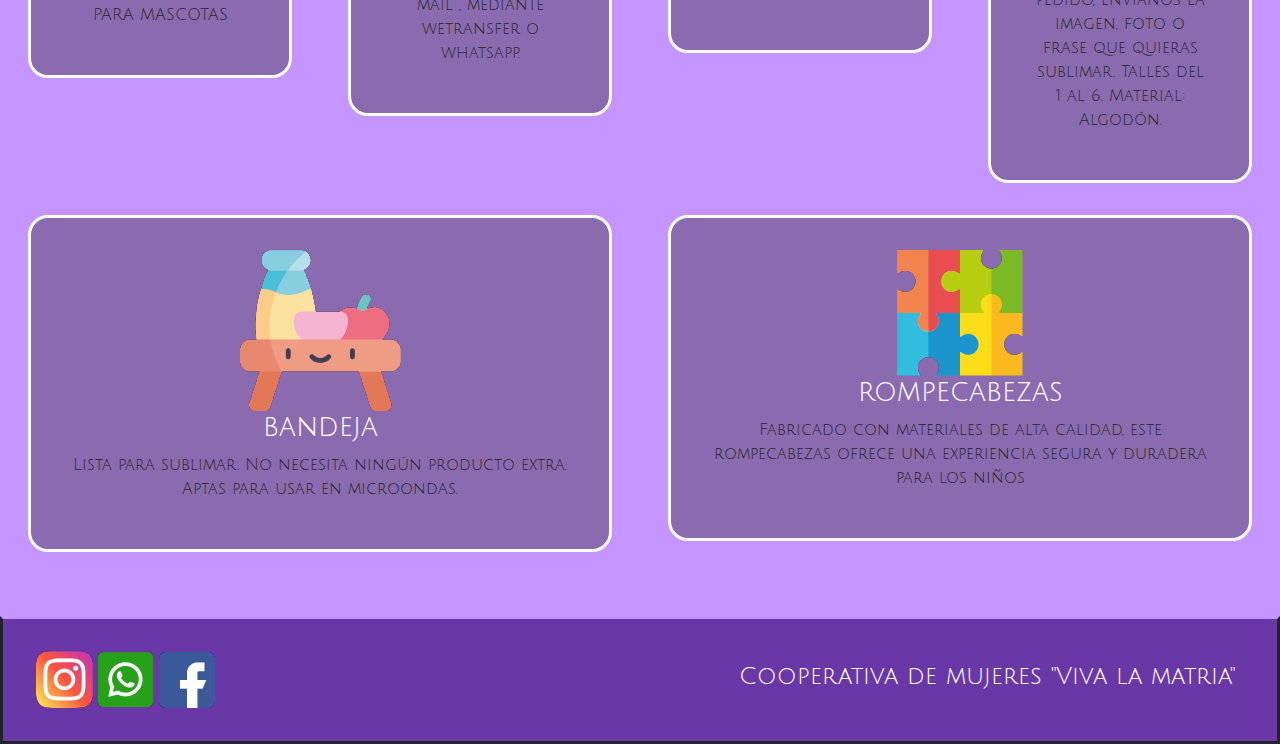
<file: carpeta raiz/pages/produc.html>
<!DOCTYPE html>
<html lang="en">
<head>
    <meta charset="UTF-8">
    <meta name="viewport" content="width=device-width, initial-scale=1.0">
    <meta name="description" content=" Es una cooperativa de trabajo de sublimacion.Hacemos todo tipo e sublimación tanto en telas , en ceramica ,plastico.Ademas somos una cooperativa de mujeres que ayudamos en tematicas de genero">
    <meta name="keywords" content="cooperativa de trabajo,sublimados en mendoza,sublimados en Guaymallen, tazas,flork,banderas,remeras,llaveros,pañuelos,buzos,bodys,bebe,niño,jovenes,adultos">
    <meta name="author" content="Carlos Ignacio Cebreros">
    <link rel="icon" href="../imagenes/favicon.png" type="image/x-icon">
    <link href="https://cdn.jsdelivr.net/npm/bootstrap@5.3.3/dist/css/bootstrap.min.css" rel="stylesheet" integrity="sha384-QWTKZyjpPEjISv5WaRU9OFeRpok6YctnYmDr5pNlyT2bRjXh0JMhjY6hW+ALEwIH" crossorigin="anonymous">
    <title>productos</title>
    <link rel="stylesheet" href="../css/style.css">
    <link rel="stylesheet"
    href="https://cdnjs.cloudflare.com/ajax/libs/animate.css/4.1.1/animate.min.css"
  />
</head>
<body>
    <nav class="navbar navbar-expand-lg navbar-light">
        <div class="container-fluid">
          <a class="navbar-brand" href="../index.html">
            <img src="../imagenes/blacxo.png" alt="">
          </a>
          <button class="navbar-toggler bg-light" type="button" data-bs-toggle="collapse" data-bs-target="#navbarNavAltMarkup" aria-controls="navbarNavAltMarkup" aria-expanded="false" aria-label="Toggle navigation">
            <span class="navbar-toggler-icon bg-light"></span>
          </button>
          <div class="collapse navbar-collapse" id="navbarNavAltMarkup">
            <div class="navbar-nav">
              
              <a class="nav-link" href="../pages/nostros.html"> <img class="lengua" src="../nuevas imagenes/lengua.gif" alt="">Quienes somos</a>

              <a class="nav-link" href="../pages/produc.html"><img class="feliz" src="../nuevas imagenes/feliz (1).gif" alt=""> Productos</a>
              <a class="nav-link" href="../pages/stock.html"><img class="feliz-dos" src="../nuevas imagenes/feliz (2).gif" alt="">stock</a>
              <a class="nav-link" href="../pages/contactos.html"><img class="guiño" src="../nuevas imagenes/guino.gif" alt=""> Contactos</a>
              
            </div>
          </div>
        </div>
      </nav>
        
        
    <main>
      
      <main class="nosotros">
        <div class="container-fluid ">
          <div class="row">
            <div class="colcol col-sm-3 col-md-12 col-lg-12">
              <div class="chica">
                <h1 >
                  productos
                </h1>
                  <iframe src="https://lottie.host/embed/af2d2eac-31a4-4f8b-b2a0-e0151c8274bd/IDjJuAI81F.json"></iframe>
                
                </div>

            </div>
          </div>
            <div class="row">
              <div class="col">
                <div class="mate">
                <img src="../nuevas imagenes/mata.png" alt="">
                <h3 class="animate__animated animate__bounce ">mate</h3>
                <p>Los mates tienen una excelente calidad y acabado brillante, lo que permite que los colores resalten.</p>
                </div>

              </div>
              <div class="col">
                <div class="taza">
                  <img src="../nuevas imagenes/taza.png" alt="">
                   <h3 class="animate__animated animate__bounce " >tazas</h3>
                   <p>Fabricada en cerámica de alta calidad, esta taza tiene dimensiones de 8 por 10 cm y una capacidad de 325 ml, lo que la convierte en el complemento perfecto para disfrutar de tu bebida favorita.
                  </p>

                </div>
                
              </div>
              <div class="col">
                <div class="jardin">
                  <img src="../nuevas imagenes/nenas.png" alt="">
                  <h3 class="animate__animated animate__bounce ">set de jardin</h3>
                  <p>para que los mas chicos vayan con todo a la escuela</p>
                </div>
                
              </div>
              <div class="col">
                 <div class="vaso">
                   <img src="../nuevas imagenes/vaso.png" alt="">
                   <h3 class="animate__animated animate__bounce ">vasos termicos</h3>
                   <p>Temperatura ideal por horas
                    El sistema de doble pared de aislamiento hace que las bebidas se conserven a una temperatura constante</p> 

                 </div>
                
              </div>
              <div class="col">
                <div class="llaves">
                  <img src="../nuevas imagenes/lla.png" alt="">
                 <h3 class="animate__animated animate__bounce ">llaveros</h3>
                 <p>un buen regalo empresarial</p>


                </div>
                
              </div>
              <div class="col">
                <div class="cuadro">
                  <img src="../nuevas imagenes/cuadro.png" alt="">
                  <h3 class="animate__animated animate__bounce ">cuadros A4</h3>
                  <p>podemos ponerle onda tu hogar</p>
                  

                </div>
                
              </div>

            </div>
            <div class="row">
              <div class="col">
                <div class="mascotas">
                  <img src="../nuevas imagenes/gatos.png" alt="">
                  <h3 class="animate__animated animate__bounce ">chapitas para mascotas</h3>
                  <p>CHAPITAS DE IDENTIFICACION PARA MASCOTAS</p>

                </div>
                
              </div>
              <div class="col">
                <div class="remeras">
                  <img src="../nuevas imagenes/reme.png" alt="">
                 <h3 class="animate__animated animate__bounce ">remeras</h3>
                 <p>SI TENES TU DISEÑO O ARCHIVO.
                  Envíanos tu original , por e-mail , mediante wetransfer o whatsapp.</p>

                </div>
                
              </div>
              <div class="col">
                <div class="botella"> 
                   <img src="../nuevas imagenes/botella.png" alt="">
                  <h3 class="animate__animated animate__bounce " >botella</h3>
                  <p>20 Botella Deportiva De Aluminio Para Sublimar - 500ml</p>
                </div>
                
              </div>
              <div class="col">
                <div class="bebe">
                  <img src="../nuevas imagenes/bb.png" alt="">
                 <h3 class="animate__animated animate__bounce ">body para bebe</h3>
                 <p>Bodys sublimados.
                   Personalizamos a pedido, envianos la imagen, foto o frase que quieras sublimar.
                   Talles del 1 al 6.
                   Material: Algodón.</p>

                </div>
                
              </div>
              <div class="col">
                 <div class="bandeja">
                  <img src="../nuevas imagenes/bandeja.png" alt="">
                 <h3 class="animate__animated animate__bounce ">bandeja</h3>
                 <p>Lista para sublimar. No necesita ningún producto extra.
                  Aptas para usar en microondas.</p>

                 </div>
                
              </div>
              <div class="col">
                <div class="rompecabeza">
                  <img src="../nuevas imagenes/rompe.png" alt="">
                 <h3 class="animate__animated animate__bounce ">rompecabezas</h3>
                 <p>Fabricado con materiales de alta calidad, este rompecabezas ofrece una experiencia segura y duradera para los niños</p>

                </div>
                
              </div>
            </div>
    </main> 
    <script src="https://cdn.jsdelivr.net/npm/bootstrap@5.3.3/dist/js/bootstrap.bundle.min.js" integrity="sha384-YvpcrYf0tY3lHB60NNkmXc5s9fDVZLESaAA55NDzOxhy9GkcIdslK1eN7N6jIeHz" crossorigin="anonymous"></script>
    <footer>
        <div class="foote">
              
          <div class="iconos">
            <a href="https://www.instagram.com/vivalamatria2023/">
                <img src="../imagenes/I.png" alt="instagram">
            </a>
            <a href="https://whatsapp.com/channel/0029VaIj0CXFi8xaFSref11J">
                <img src="../imagenes/Recurso 4.png" alt=" whatsapp">
            </a>
            <a href="https://www.facebook.com/profile.php?id=100095602959605">
                <img src="../imagenes/Recurso 5.png" alt="facebook">

            </a>
            
        </div>
            
            
            <div class="titu">
                <h2 class="coope">Cooperativa de mujeres "Viva la matria"</h2>
            </div>
              
        
              
        </div>
        
    </footer>
    <script src="https://cdn.jsdelivr.net/npm/bootstrap@5.0.2/dist/js/bootstrap.bundle.min.js" integrity="sha384-MrcW6ZMFYlzcLA8Nl+NtUVF0sA7MsXsP1UyJoMp4YLEuNSfAP+JcXn/tWtIaxVXM" crossorigin="anonymous"></script>
</body>
</html>
</file>
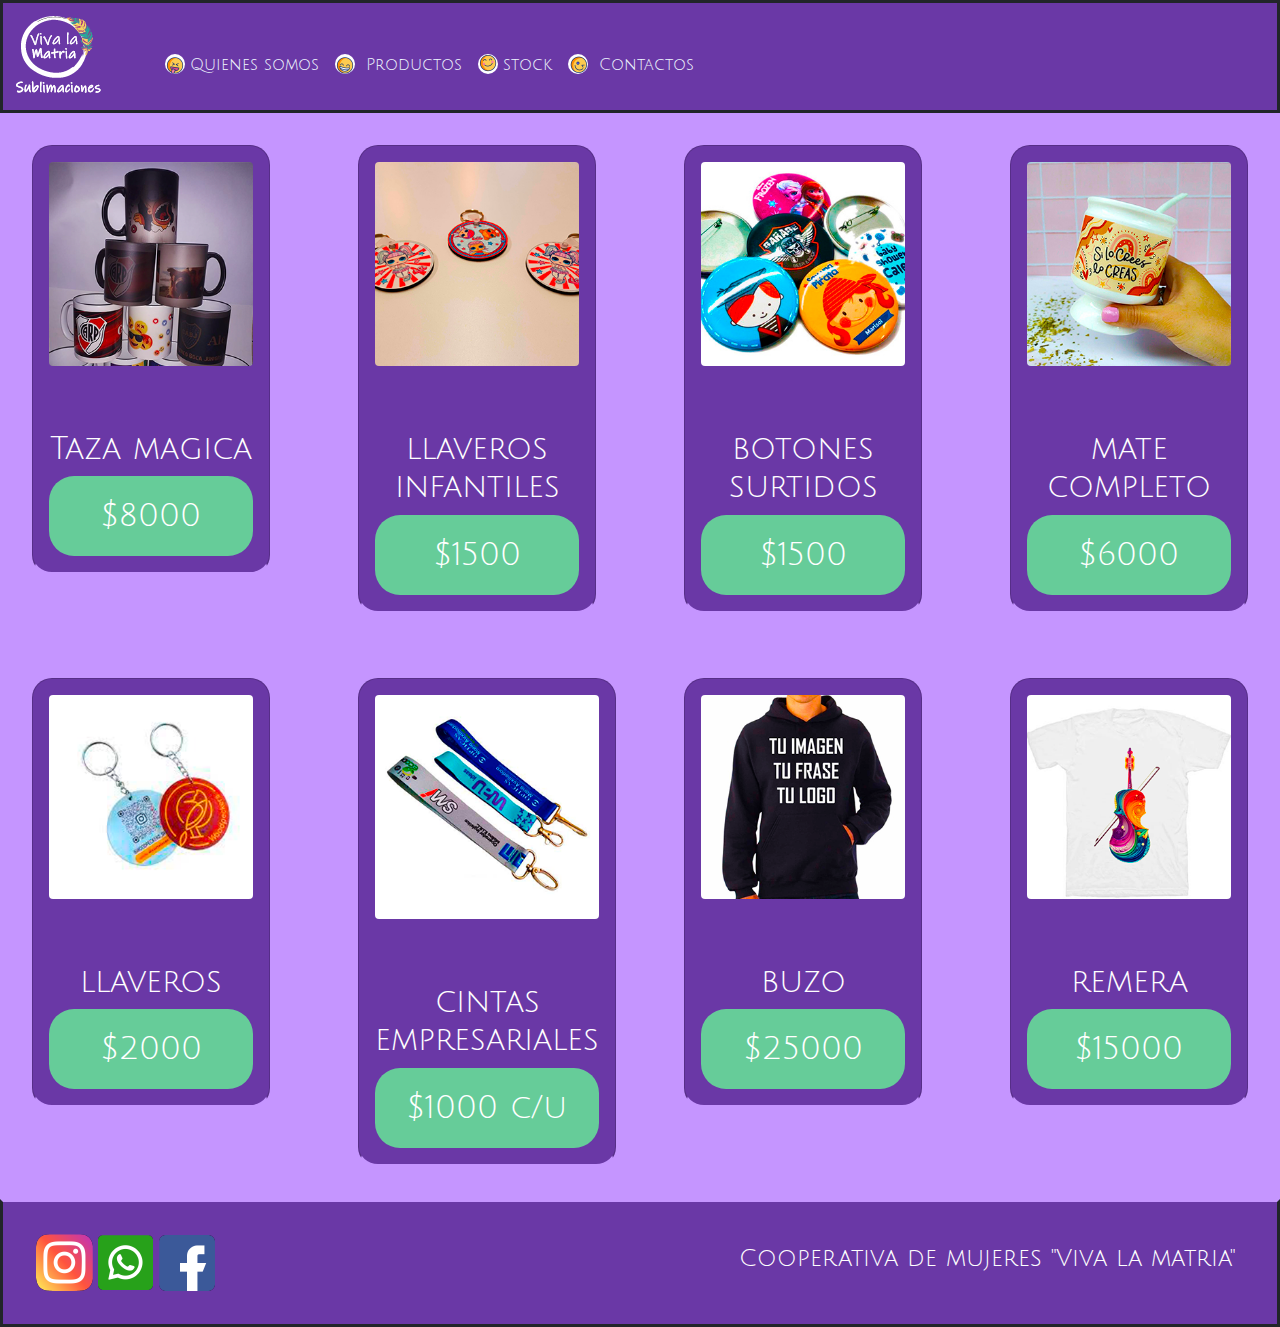
<file: carpeta raiz/pages/stock.html>
<!DOCTYPE html>
<html lang="en">
<head>
    <meta charset="UTF-8">
    <meta name="viewport" content="width=device-width, initial-scale=1.0">
    <meta name="description" content=" Es una cooperativa de trabajo de sublimacion.Hacemos todo tipo e sublimación tanto en telas , en ceramica ,plastico.Ademas somos una cooperativa de mujeres que ayudamos en tematicas de genero">
    <meta name="keywords" content="cooperativa de trabajo,sublimados en mendoza,sublimados en Guaymallen, tazas,flork,banderas,remeras,llaveros,pañuelos,buzos,bodys,bebe,niño,jovenes,adultos">
    <meta name="author" content="Carlos Ignacio Cebreros">
    <link rel="icon" href="../imagenes/favicon.png" type="image/x-icon">
    <link href="https://cdn.jsdelivr.net/npm/bootstrap@5.3.3/dist/css/bootstrap.min.css" rel="stylesheet" integrity="sha384-QWTKZyjpPEjISv5WaRU9OFeRpok6YctnYmDr5pNlyT2bRjXh0JMhjY6hW+ALEwIH" crossorigin="anonymous">
    <title>armatupack</title>
    <link rel="stylesheet" href="../css/style.css">
    <link rel="stylesheet"
    href="https://cdnjs.cloudflare.com/ajax/libs/animate.css/4.1.1/animate.min.css"
  />
</head>
<body>
    <nav class="navbar navbar-expand-lg navbar-light">
        <div class="container-fluid">
          <a class="navbar-brand" href="../index.html">
            <img src="../imagenes/blacxo.png" alt="">
          </a>
          <button class="navbar-toggler bg-light" type="button" data-bs-toggle="collapse" data-bs-target="#navbarNavAltMarkup" aria-controls="navbarNavAltMarkup" aria-expanded="false" aria-label="Toggle navigation">
            <span class="navbar-toggler-icon bg-light"></span>
          </button>
          <div class="collapse navbar-collapse" id="navbarNavAltMarkup">
             <div class="navbar-nav">
             
              
              <a class="nav-link" href="../pages/nostros.html"> <img class="lengua" src="../nuevas imagenes/lengua.gif" alt="">Quienes somos</a>

              <a class="nav-link" href="../pages/produc.html"><img class="feliz" src="../nuevas imagenes/feliz (1).gif" alt=""> Productos</a>
              <a class="nav-link" href="../pages/stock.html"><img class="feliz-dos" src="../nuevas imagenes/feliz (2).gif" alt="">stock</a>
              <a class="nav-link" href="../pages/contactos.html"><img class="guiño" src="../nuevas imagenes/guino.gif" alt=""> Contactos</a>
              
             </div>
          </div>
        </div>
    </nav>
    <main>
        
        <div class="precios">
        
          

            <div class="row row-cols-1 row-cols-md-2 g-4">
                <div class="col col-sm-12 col-md-6 col-lg-3 ">
                  <div class="card">
                    <img src="../imagenes/1.png" class="card-img-top" alt="...">
                    <div class="card-body">
                      <h5 class="card-title">Taza magica </h5>
                      <p class="card-text">$8000</p>
                    </div>
                  </div>
                </div>
                <div class="col col-sm-12 col-md-6 col-lg-3">
                  <div class="card">
                    <img src="../imagenes/2.png" class="card-img-top" alt="...">
                    <div class="card-body">
                      <h5 class="card-title">llaveros infantiles</h5>
                      <p class="card-text">$1500  </p>
                    </div>
                  </div>
                </div>
                <div class="col  col-sm-12 col-md-6 col-lg-3">
                  <div class="card">
                    <img src="../imagenes/3.png" class="card-img-top" alt="...">
                    <div class="card-body">
                      <h5 class="card-title">botones surtidos </h5>
                      <p class="card-text">$1500</p>
                    </div>
                  </div>
                </div>
                <div class="col col-sm-12 col-md-6 col-lg-3">
                  <div class="card">
                    <img src="../imagenes/4.png" class="card-img-top" alt="...">
                    <div class="card-body">
                      <h5 class="card-title">mate completo</h5>
                      <p class="card-text">$6000</p>
                    </div>
                  </div>
                </div>

              </div>
            <div class="row row-cols-1 row-cols-md-2 g-4">
            <div class="col col-sm-12 col-md-6 col-lg-3">
            <div class="card">
             <img src="../imagenes/5.png" class="card-img-top" alt="...">
             <div class="card-body">
             <h5 class="card-title">llaveros</h5>
              <p class="card-text">$2000</p>
            </div>
          </div>
       </div>
  <div class="col col-sm-12 col-md-6 col-lg-3">
    <div class="card">
      <img src="../imagenes/6.png" class="card-img-top" alt="...">
      <div class="card-body">
        <h5 class="card-title">cintas empresariales</h5>
        <p class="card-text">$1000 c/u</p>
      </div>
    </div>
  </div>
  <div class="col col-sm-12 col-md-6 col-lg-3">
    <div class="card">
      <img src="../imagenes/8.png" class="card-img-top" alt="...">
      <div class="card-body">
        <h5 class="card-title">buzo</h5>
        <p class="card-text">$25000</p>
      </div>
    </div>
  </div>
  <div class="col col-sm-12 col-md-6 col-lg-3">
    <div class="card">
      <img src="../imagenes/9.png" class="card-img-top" alt="...">
      <div class="card-body">
        <h5 class="card-title">remera</h5>
        <p class="card-text">$15000</p>
      </div>
    </div>
  </div>
</div>
        
         
         
        

         
    </main> 
    <footer>
        <div class="foote">
              
            <div class="iconos">
                <a href="https://www.instagram.com/vivalamatria2023/">
                    <img src="../imagenes/I.png" alt="instagram">
                </a>
                <a href="https://whatsapp.com/channel/0029VaIj0CXFi8xaFSref11J">
                    <img src="../imagenes/Recurso 4.png" alt=" whatsapp">
                </a>
                <a href="https://www.facebook.com/profile.php?id=100095602959605">
                    <img src="../imagenes/Recurso 5.png" alt="facebook">

                </a>
                
            </div>
            
            
            <div class="titu">
                <h2 class="coope">Cooperativa de mujeres "Viva la matria"</h2>
            </div>
              
        
              
        </div>
    </footer>    
    <script src="https://cdn.jsdelivr.net/npm/bootstrap@5.3.3/dist/js/bootstrap.bundle.min.js" integrity="sha384-YvpcrYf0tY3lHB60NNkmXc5s9fDVZLESaAA55NDzOxhy9GkcIdslK1eN7N6jIeHz" crossorigin="anonymous"></script>
    </body>
</html>
</file>
<file: carpeta raiz/css/style.css>
* {
    margin: 0;
    padding: 0;
    box-sizing: border-box
}

@font-face {
    font-family: "juli";
    src: url("../font/juli.ttf")
}

@font-face {
    font-family: "maru";
    src: url(../font/maru.ttf)
}

@font-face {
    font-family: "anton";
    src: url(../font/Anton.ttf)
}

nav {
    background-color: #6a38a6;
    border-style: solid
}

nav {
    background-color: #6a38a6;
    border-style: solid
}

.foote {
    display: flex;
    justify-content: space-between;
    align-items: center;
    padding-top: 2rem;
    padding-bottom: 2rem;
    padding-left: 2rem;
    padding-right: 2rem;
    background-color: #6a38a6;
    border-top: #c595ff;
    border-style: solid
}

.coope {
    font-family: "juli";
    font-size: x-large;
    color: #fff
}

a {
    text-decoration: none;
    color: #f0f8ff
}

.descripcion {
    background-color: #77e68a;
    font-family: "juli";
    color: #f0f8ff;
    font-size: x-small;
    grid-area: descripcion;
    padding-top: 2rem;
    padding-bottom: 1rem;
    padding-left: 1rem;
    padding-right: 1rem
}

.productoremera {
    background-color: #6c9;
    color: #f0f8ff;
    font-family: "juli";
    font-size: xx-large;
    text-align: center;
    padding: 2rem;
    justify-content: center;
    border-radius: 20px;
    border-color: #037e40;
    border-style: solid;
    margin-top: 2rem
}

.productotaza {
    background-color: #6c9;
    color: #f0f8ff;
    font-family: "juli";
    font-size: xx-large;
    grid-area: taza;
    padding: 2rem;
    border-radius: 20px;
    text-align: center;
    margin-top: 2rem;
    margin-bottom: 2rem;
    border-color: #028142;
    border-style: solid;
    margin: 2rem
}

.productollavero {
    background-color: #6c9;
    color: #f0f8ff;
    font-family: "juli";
    font-size: xx-large;
    grid-area: llavero;
    border-radius: 20px;
    text-align: center;
    padding: 2rem;
    margin-bottom: 2rem;
    border-color: #026e38;
    border-style: solid
}

.botones {
    background-color: #6c9;
    color: #f0f8ff;
    font-family: "juli";
    font-size: xx-large;
    grid-area: boton;
    text-align: center;
    padding: 2rem;
    border-radius: 20px;
    border-color: #03582e;
    border-style: solid
}

.imagen4 {
    padding-top: 1rem
}

@media(width < 600px) {
    .barra {
        display: inline;
        justify-content: left;
        padding-top: 0px;
        padding-left: 0%;
        padding-right: 0%;
        width: 100%
    }

    .foote {
        display: block;
        align-items: center
    }

    .descripcion {
        font-size: xx-large;
        text-align: center;
        justify-content: center;
        padding-left: 1rem;
        padding-bottom: 1rem;
        padding-top: 1rem;
        padding-right: 1rem
    }

    .imagentaza {
        padding-left: 1rem;
        padding-right: 1rem;
        justify-content: left
    }
}

.nosotros {
    padding-top: 3rem;
    padding-bottom: 3rem;
    background-color: #c595ff
}

.que {
    background-color: #c595ff;
    padding: 10px;
    border-radius: 40px;
    font-family: "juli";
    text-align: center;
    padding: 2rem
}

.que:hover {
    background-color: #9362cf;
    border-color: #ff0;
    border-style: solid;
    animation: heartBeat;
    animation-duration: 2s
}

.cuando {
    background-color: #c595ff;
    gap: 10px;
    padding: 10px;
    border-radius: 40px;
    font-family: "juli";
    text-align: center;
    padding: 2rem;
    margin-bottom: 2rem
}

.cuando:hover {
    background-color: #9668ce;
    border-color: #ff0;
    border-style: solid;
    animation: heartBeat;
    animation-duration: 2s
}

h2 {
    color: #080808;
    text-align: center;
    padding-left: 10px;
    padding-right: 10px
}

p {
    color: #262727;
    text-align: center;
    padding-left: 10px;
    padding-right: 10px
}

.preguntas {
    background-color: #c595ff;
    gap: 10px;
    padding: 10px;
    border-radius: 40px;
    text-align: center;
    padding: 2rem;
    font-family: "juli"
}

.preguntas:hover {
    background-color: #9983e9;
    animation: heartBeat;
    animation-duration: 2s;
    border-color: #ff0;
    border-style: solid
}

.donde {
    background-color: #c595ff;
    gap: 10px;
    padding: 10px;
    border-radius: 40px;
    text-align: center;
    font-family: "juli";
    padding-top: 2rem;
    margin-top: 1rem;
    padding: 2rem
}

.donde:hover {
    background-color: #8e62c4;
    animation: heartBeat;
    animation-duration: 2s;
    border-color: #ff0;
    border-style: solid
}

.porque {
    background-color: #c595ff;
    gap: 10px;
    padding: 10px;
    border-radius: 40px;
    text-align: center;
    font-family: "juli";
    padding-top: 2rem;
    padding: 2rem
}

.porque:hover {
    background-color: #8061a7;
    animation: heartBeat;
    animation-duration: 2s;
    border-color: #ff0;
    border-style: solid
}

.integra {
    background-color: #c595ff;
    gap: 2rem;
    padding: 2rem;
    border-radius: 40px;
    text-align: center;
    font-family: "juli"
}

.integra:hover {
    background-color: #8a6baf;
    animation: heartBeat;
    animation-duration: 2s;
    border-color: #ff0;
    border-style: solid
}

.ContactoMujeres {
    background-color: #c595ff;
    padding-top: 1rem;
    padding-bottom: 1rem;
    border-radius: 25px;
    border-color: #77e68a;
    border-style: solid;
    margin-bottom: 2rem;
    margin-top: 2rem;
    margin-left: 3rem;
    margin-right: 3rem
}

.mail {
    background-color: #6a38a6;
    font-family: "juli";
    color: #ff0;
    gap: 2rem;
    margin-top: 2rem;
    border-radius: 25px;
    text-align: center;
    padding-top: 1rem;
    padding: 1rem;
    border-style: solid
}

.contac {
    text-align: center;
    font-size: xx-large;
    padding-top: 2rem;
    padding-bottom: 1rem
}

.redsocial {
    background-color: #6a38a6;
    font-family: "juli";
    color: #ff0;
    border-radius: 20px;
    text-align: center;
    margin-top: 2rem;
    padding-top: 1rem;
    padding: 1rem;
    border-color: #ff0;
    border-style: solid
}

.direccion {
    background-color: #6a38a6;
    font-family: "juli";
    border-radius: 20px;
    color: #ff0;
    text-align: center;
    padding-top: 1rem;
    margin-top: 1rem;
    gap: 1rem;
    padding: 1rem;
    border-color: #ff0;
    border-style: solid
}

.contactosGeneral {
    background-color: #8f64c4
}

.numero {
    background-color: #6a38a6;
    font-family: "juli";
    border-radius: 15px;
    text-align: center;
    margin-top: 1rem;
    color: #ff0;
    padding: 1rem;
    border-color: #ff0;
    border-style: solid
}

.tel {
    background-color: #6a38a6;
    border-radius: 15px;
    font-family: "juli";
    color: #ff0;
    text-align: center;
    padding-top: 1rem;
    padding: 1rem;
    border-color: #ff0;
    border-style: solid;
    margin-top: 1rem
}

.provincia {
    background-color: #6a38a6;
    border-radius: 20px;
    text-align: center;
    font-family: "juli";
    padding: 1rem;
    margin-top: 1rem;
    border-style: solid;
    border-color: #ff0;
    color: #ff0
}

.departamento {
    background-color: #6a38a6;
    border-radius: 20px;
    text-align: center;
    font-family: "juli";
    padding: 1rem;
    margin-top: 1rem;
    border-style: solid;
    border-color: #ff0;
    color: #ff0
}

.quePodemos {
    background-color: #6a38a6;
    border-radius: 20px;
    text-align: center;
    font-family: "juli";
    padding: 1rem;
    margin-top: 1rem;
    border-style: solid;
    border-color: #ff0;
    color: #ff0;
    font-size: x-large;
    border-width: 5px
}

.nombreApellido {
    background-color: #6a38a6;
    border-radius: 20px;
    text-align: center;
    font-family: "juli";
    padding: 1rem;
    margin-top: 1rem;
    border-style: solid;
    border-color: #ff0;
    color: #ff0;
    font-size: x-large;
    border-width: 5px
}

.enviar {
    margin-top: 1rem;
    padding-left: 5rem;
    margin-bottom: 1rem;
    margin-top: 1rem;
    padding-bottom: 2rem
}

.navbar-nav {
    font-family: "juli";
    padding-left: 2rem;
    margin-top: 1rem
}

.nav-link {
    color: #f0f8ff;
    text-align: right;
    padding-left: 1rem
}

.imagen-principal {
    background-color: #03bfc0;
    border-radius: 45px;
    text-align: center;
    padding: 2rem;
    margin-top: 1rem;
    margin-bottom: 2rem;
    border-color: #ff0;
    border-width: 5px;
    border-style: solid
}

.imagen-principal:hover {
    border-width: 10px;
    background-color: #05e9e9;
    animation: tada;
    animation-duration: 2s
}

.titulo1 {
    background-color: #6a38a6;
    border-radius: 20px;
    padding: 3rem;
    text-align: center;
    color: #ebfc09;
    border-color: #c595ff;
    border-style: solid;
    font-family: "juli"
}

.descripcion {
    border-radius: 20px;
    border-color: #a732d9;
    border-style: solid;
    margin-bottom: 2rem
}

.caricatura {
    text-align: center;
    background-color: #aa4ce0;
    padding: 1rem
}

.chica {
    text-align: center;
    border-radius: 1000px;
    background-size: cover;
    margin-left: 2rem;
    margin-right: 2rem;
    font-family: "juli";
    font-size: xx-large;
    color: #141414;
    padding: 1rem
}

.chica:hover {
    animation: swing;
    animation-duration: 2s
}

.card-img-top {
    -o-object-fit: cover;
    object-fit: cover;
    width: 100%;
    height: 100%;
    align-items: center;
    justify-content: center;
    border-radius: 20px;
    padding: 1rem
}

.card-img-top:hover {
    -o-object-fit: cover;
    object-fit: cover;
    width: 100%;
    height: 100%;
    align-items: center;
    justify-content: center;
    border-radius: 50px;
    padding: 1rem;
    animation: swing;
    animation-duration: 2s
}

.card {
    width: -moz-fit-content;
    width: fit-content;
    height: -moz-fit-content;
    height: fit-content;
    gap: 2rem;
    margin-top: 2rem;
    margin-left: 2rem;
    margin-right: 2rem;
    margin-bottom: 2rem;
    border-radius: 20px;
    background-color: #6a38a6;
    border-bottom: #c595ff;
    border-style: solid
}

.card-text {
    color: #fff;
    font-family: "juli";
    font-size: xx-large;
    background-color: #6c9;
    padding: 1rem;
    border-radius: 25px;
    text-align: center
}

.card-title {
    color: #fff;
    font-family: "juli";
    font-size: xx-large;
    border-radius: 25px;
    text-align: center
}

.precios {
    background-color: #c595ff
}

.lengua {
    width: 20px;
    height: 20px;
    border-radius: 45px;
    border-bottom: #05e9e9;
    margin-right: 5px
}

.feliz {
    width: 20px;
    height: 20px;
    border-radius: 45px;
    border-bottom: #05e9e9;
    margin-right: 5px
}

.feliz-dos {
    width: 20px;
    height: 20px;
    border-radius: 45px;
    border-bottom: #05e9e9;
    margin-right: 5px
}

.guiño {
    width: 20px;
    height: 20px;
    border-radius: 45px;
    border-bottom: #05e9e9;
    margin-right: 5px
}

.mate {
    background-color: #8a6baf;
    font-family: "juli";
    text-align: center;
    border-radius: 20px;
    border-color: #fff;
    border-style: solid;
    color: #fff;
    padding: 2rem;
    margin: 1rem
}

.taza {
    background-color: #8a6baf;
    font-family: "juli";
    text-align: center;
    border-radius: 20px;
    border-color: #fff;
    border-style: solid;
    color: #fff;
    padding: 2rem;
    margin: 1rem
}

.jardin {
    background-color: #8a6baf;
    font-family: "juli";
    text-align: center;
    border-radius: 20px;
    border-color: #fff;
    border-style: solid;
    color: #fff;
    padding: 2rem;
    margin: 1rem
}

.vaso {
    background-color: #8a6baf;
    font-family: "juli";
    text-align: center;
    border-radius: 20px;
    border-color: #fff;
    border-style: solid;
    color: #fff;
    padding: 2rem;
    margin: 1rem
}

.llaves {
    background-color: #8a6baf;
    font-family: "juli";
    text-align: center;
    border-radius: 20px;
    border-color: #fff;
    border-style: solid;
    color: #fff;
    padding: 2rem;
    margin: 1rem
}

.cuadro {
    background-color: #8a6baf;
    font-family: "juli";
    text-align: center;
    border-radius: 20px;
    border-color: #fff;
    border-style: solid;
    color: #fff;
    padding: 2rem;
    margin: 1rem
}

.mascotas {
    background-color: #8a6baf;
    font-family: "juli";
    text-align: center;
    border-radius: 20px;
    border-color: #fff;
    border-style: solid;
    color: #fff;
    padding: 2rem;
    margin: 1rem
}

.remeras {
    background-color: #8a6baf;
    font-family: "juli";
    text-align: center;
    border-radius: 20px;
    border-color: #fff;
    border-style: solid;
    color: #fff;
    padding: 2rem;
    margin: 1rem
}

.botella {
    background-color: #8a6baf;
    font-family: "juli";
    text-align: center;
    border-radius: 20px;
    border-color: #fff;
    border-style: solid;
    color: #fff;
    padding: 2rem;
    margin: 1rem
}

.bebe {
    background-color: #8a6baf;
    font-family: "juli";
    text-align: center;
    border-radius: 20px;
    border-color: #fff;
    border-style: solid;
    color: #fff;
    padding: 2rem;
    margin: 1rem
}

.bandeja {
    background-color: #8a6baf;
    font-family: "juli";
    text-align: center;
    border-radius: 20px;
    border-color: #fff;
    border-style: solid;
    color: #fff;
    padding: 2rem;
    margin: 1rem
}

.rompecabeza {
    background-color: #8a6baf;
    font-family: "juli";
    text-align: center;
    border-radius: 20px;
    border-color: #fff;
    border-style: solid;
    color: #fff;
    padding: 2rem;
    margin: 1rem
}

/*# sourceMappingURL=style.css.map */
</file>
<file: css/main.css>
/* tipografias general*/
@font-face {
  font-family:"juli" ;
  src: url("../font/juli.ttf");
}
/* reset de la paginas */
*{margin:0;
padding: 0;
box-sizing:border-box;}

/* navegador */
nav{
    background-color:#080808;
    border-bottom-color: rgb(255, 0, 0);
    border-style:solid ; 
    
   
ul
  {
    color: rgb(240, 248, 255);font-family: "juli";font:20px; list-style-type:none; text-decoration: none; 
  }
 
  
  
  
 ol { list-style: none;}
 /*................................................................ navegador................................................... */

 /* Comment */
footer {background-color: #8045FE;
width:1850px;
grid-area:footer;
}



    
ol li {display:inline-block;
       padding-inline-start:30px;
       color: aliceblue;
      
       
      }  
.textos1
{ text-align: center;
  font-family:"juli";
  color: aliceblue;
  font-size:xx-large;
  background-color:turquoise;
  border-color: white ;
  padding: 9rem ;
  grid-area: titulo ;
 
 
}
      
.imagentaza 
  {text-align: center;
   background-color: #2342ca;
   border: 5px;
   border-color: aliceblue;
   padding: 13rem;
   grid-area: imagen;
    
          
} 

}
       



.precios {background-color: rgb(27, 27, 27);
        text-align: right;}

.titulo2 {font-size: large;}
.contac { 
        font-family:"juli";
        font-size: large;
        font-weight: bold;
       }


.cuerponostros{ 
  background-color: rgb(12, 12, 12);
  width:1850px
}
.foote{
  display: flex;
  justify-content: space-between;
  align-items: center;
  padding-top: 20px;
  padding-bottom:  20px;
  padding-left:20px ;
  padding-right: 20px;
  background-color: #2342ca; 
 }
 .coope{ font-family:"juli";
font-size:x-large;
color:white;
}
a{text-decoration: none;
color: aliceblue;
}
.descripcion{ background-color: #77E68A;
font-family: "juli";
color: aliceblue;
font-size:x-small;
grid-area:descripcion;
padding-top:2rem;

  padding-bottom: 1rem;
  padding-left:1rem ;
  padding-right: 1rem;
}


.productoremera{
  background-color: #77E68A;
color: aliceblue;
font-family: "juli";
font-size: xx-large;
text-align: center;
padding-left:2rem;
justify-content: center;
border-radius:20px;
border-color: #8045FE;
border-style:solid;
margin-top:2rem; 



}
.productotaza{
  background-color: darkturquoise;
  color: aliceblue;
  font-family: "juli";
  font-size: xx-large;
  grid-area: taza;
  padding:2rem;
  border-radius:20px;
  text-align: center;
  margin-top:2rem;
  margin-bottom:2rem;
  border-color: #8045FE;
  border-style:solid; 
}
.productollavero{
  background-color: deeppink;
  color: aliceblue;
  font-family: "juli";
  font-size: xx-large;
  grid-area: llavero;
  border-radius:20px;
  text-align: center;
  padding:2rem;
  margin-bottom:2rem;
  border-color: #8045FE;
  border-style:solid; 

  
}
.botones{
  background-color: deepskyblue;
  color: aliceblue;
  font-family: "juli";
  font-size: xx-large;
  grid-area:boton;
  text-align: center;
  padding:2rem;
  border-radius:20px;
  border-color: #8045FE;
  border-style:solid ;
}

.productoss{
  display: grid;
  gap: 1rem;
  grid-template-columns:1fr 1fr;
  grid-template-rows:1fr 1fr ;
 
  grid-template-areas: 
  "remera taza"
  "boton llavero"
 }

p{
  text-align: center ;
  padding-bottom:1rem;
  font-size: x-large;
}
.remera{
  text-align: center;
}
.taza{
  text-align: center;
  
}
.llavero{
  text-align: center;
}
.boton{
  text-align: center;
}
.imagen1{ justify-content: center;
  text-align: center;
  text-align: center;
  
}
.imagen2{
  padding-top:1rem;
  align-items: center;
}
.imagen3{
  padding-left:1rem;
  padding-top:1rem ;
  align-items:center;
}

.imagen4{
  
  padding-top:1rem ;}
  @media (width < 600px) 
  {
   
   .barra{
     display: inline;
    justify-content:left;
    padding-top:0px;
    padding-left:0%;
    padding-right:0%;
    width:100%;
   } 
   .foote{
     display: block;
     align-items: center;
   }
   .descripcion{
     font-size: xx-large;
     text-align: center;
     justify-content: center;
     
     padding-left:1rem ;
     padding-bottom:1rem ;
     padding-top:1rem;
     padding-right:1rem;
     
 
   }
   .imagentaza{
     padding-left:1rem;
     padding-right:1rem;
     justify-content: left;
     }
     
   
     
     
 } 

 
 
 
 .nosotros{
  padding-top:20px ;
  padding-bottom:20px ;
  background-color: rgb(248, 244, 244);
  }
  .que{background-color:#A63392;      
   
   padding: 10px;
   border-radius:40px ;
   font-family:"juli" ;
   text-align: center;
   padding:2rem ;
   
   
}
   .que:hover{
    background-color:rgb(216, 4, 216);
    border-color:yellow;
    border-style:solid ;
    animation: heartBeat; 
    animation-duration: 2s; 
   }
  .cuando{
    background-color:#03BFC0 ;
   gap: 10px;
   padding: 10px;
   border-radius:40px;
   font-family:"juli";
   text-align: center;
   padding:2rem;
   margin-bottom:2rem;
   
  }
  .cuando:hover{
    background-color: rgb(6, 99, 99);
    border-color:yellow;
    border-style:solid;
    animation:heartBeat; 
   animation-duration: 2s;
  }
  h2{color: azure;
    text-align: center;
  padding-left:10px ;
  padding-right: 10px;
   }
  p{color: aliceblue;
  text-align: center;
padding-left: 10px;
padding-right: 10px;}
  .preguntas{
    background-color:#431ec7 ;
   gap: 10px;
   padding: 10px;
   border-radius:40px ;
   text-align: center;
   padding: 2rem;
   font-family:"juli" ;
   

  }
  .preguntas:hover{
    background-color:#3705ec;
    animation: heartBeat; 
    animation-duration: 2s;
    border-color: yellow;
    border-style:solid;
  }
  .donde{
    background-color:blue ;
   gap: 10px;
   padding: 10px;
   border-radius:40px ;
   text-align: center;
   font-family: "juli";
   padding-top:2rem;
   margin-top:1rem ;
   padding: 2rem;
   
  }
  .donde:hover{
  background-color: #2342ca;
  animation: heartBeat; 
  animation-duration: 2s;
  border-color:yellow;
  border-style:solid ;
  }

  .porque{
    background-color:violet ;
   gap: 10px;
   padding: 10px;
   border-radius:40px;
   text-align: center;
   font-family: "juli";
   padding-top:2rem;
   padding:2rem;
   
  }
  .porque:hover{
    background-color:rgb(243, 2, 243);
    animation: heartBeat; 
    animation-duration: 2s;
    border-color:yellow;
    border-style:solid ;

    
  }
  .integra{
    background-color:rgb(60, 243, 158) ;
   gap: 10px;
   padding: 2rem;
   border-radius:40px;
   text-align: center;
   font-family: "juli";
   
   
  }
  .integra:hover{
    background-color:rgb(17, 247, 124);
    animation: heartBeat; 
    animation-duration: 2s;
    border-color:yellow;
    border-style:solid ;
    
    

  }
  .ContactoMujeres{
    background-color: #03BFC0;
    padding-top:1rem;
    padding-bottom:1rem;
  
    border-radius:25px;
    border-color: #77E68A;
    border-style:solid;
    margin-bottom:2rem;
    margin-top:2rem ;
    margin-left:3rem;
    margin-right:3rem;
    

  }
  .mail{
    background-color: #14D959 ;
    font-family:"juli";
    color:yellow;
    gap:2rem;
    margin-top:2rem;
    border-radius:25px;
    text-align: center;
    padding-top:1rem;
    padding:1rem;
    border-style:solid;
    ;
    

    
    
  }
.contac{
  text-align:center;
  font-size: xx-large;
  padding-top: 2rem;
  padding-bottom:1rem;
  
}
.redsocial{
  background-color: #14D959;
  font-family:"juli";
  color: yellow;
  border-radius:20px;
  text-align: center;
  margin-top:2rem;
  padding-top:1rem;
  padding:1rem;
  border-color:yellow;
  border-style:solid;
}
.direccion{
  background-color: #14D959;
  font-family:"juli" ;
  border-radius:20px ;
  color:yellow;
  text-align: center;
  padding-top:1rem;
  margin-top: 1rem;
  gap:1rem;
  padding:1rem;
  border-color: yellow;
  border-style:solid;
  

}
.contactosGeneral{
  background-color:#A732D9;
   
}
.numero{
  background-color:  #14D959;
  font-family:"juli";
  border-radius:15px;
  text-align: center;
  margin-top:1rem;
  color:yellow;
  padding:1rem;
  border-color:yellow;
  border-style:solid ;
  }
.tel{
  background-color:  #14D959;
  border-radius:15px;
  font-family:"juli" ;
  color:yellow;
  text-align: center;
  padding-top:1rem;
  padding:1rem;
  border-color:yellow ;
  border-style:solid;
  margin-top:1rem ;
}
.provincia{ 
  background-color:  #14D959;
  border-radius:20px;
  text-align: center;
  font-family:"juli";
  padding:1rem;
  margin-top:1rem;
  border-style:solid;
  border-color:yellow;
  color:yellow;
}
.departamento{
  background-color:  #14D959;
  border-radius:20px;
  text-align: center;
  font-family:"juli";
  padding:1rem;
  margin-top:1rem;
  border-style:solid;
  border-color:yellow;
  color:yellow;
}
.quePodemos{
  background-color:  #14D959;
  border-radius:20px;
  text-align: center;
  font-family:"juli";
  padding:1rem;
  margin-top:1rem;
  border-style: solid;
  border-color: yellow;
  color: yellow;
  font-size: x-large;
  border-width:5px ;
}
.nombreApellido{ background-color:  #14D959;
  border-radius:20px;
  text-align: center;
  font-family:"juli";
  padding:1rem;
  margin-top:1rem;
  border-style: solid;
  border-color: yellow;
  color: yellow;
  font-size: x-large;
  border-width:5px ;

}



.enviar{
  margin-top:1rem;
  padding-left:5rem;
  margin-bottom:1rem ;
  margin-top:1rem;
  padding-bottom:2rem;
  

}
.navbar-nav{
  font-family:"juli";
  padding-left:2rem ;
  margin-top:1rem ;
  }
.nav-link{
  color: aliceblue;
  text-align: right;
  padding-left:1rem;

}
.imagen-principal{
  background-color: #03BFC0;
  border-radius:45px;
  text-align: center;
  padding:2rem ;
  margin-top:1rem;
  margin-bottom:2rem;
  border-color: yellow;
  border-width:5px;
  border-style: solid;
 
}
.imagen-principal:hover{
  border-width:10px;
  background-color: #05e9e9;
  animation:tada; 
  animation-duration: 2s;
  
  
}
.titulo1{background-color: #6E2EC9;
border-radius:20px;
padding: 3rem;
text-align:center ;
color: rgb(235, 252, 9);
border-color: #77E68A;
border-style:solid ;
font-family:"juli";


}
.descripcion{
  border-radius:20px ;
  border-color: #A732D9;
  border-style:solid;
  margin-bottom:2rem;
  
}

.caricatura{
  text-align: center;
  background-color:rgb(170, 76, 224);
  padding:1rem;
  

  
}
.chica{
  text-align: center;
 
  border-radius:1000px;
  background-size: cover;
  margin-left:2rem;
  margin-right:2rem;
  font-family:"juli";
  font-size:xx-large;
  color:#8e73f0;
  padding:1rem;

  


}
.chica:hover{
  animation:swing; 
  animation-duration: 2s;

}  

.card-img-top{
  object-fit: cover;
  width:100%;
  height:100%;
  align-items:center;
  justify-content: center;
  border-radius:20px;
  padding:1rem;
}
.card-img-top:hover{
  object-fit: cover;
  width:100%;
  height:100%;
  align-items:center;
  justify-content: center;
  border-radius:50px;
  padding:1rem;
  
 
  animation:swing; 
  animation-duration: 2s;
}

.card{
  width:fit-content ;
  height:fit-content;
  gap:2rem;
  margin-top:2rem;
  margin-left:2rem;
  margin-right:2rem;
  margin-bottom:2rem;
  border-radius:20px;
  background-color:#A732D9;
  border-bottom: #14D959;
  border-style: solid;
 

}
.card-text{
  color: white;
  font-family:"juli" ;
  font-size:xx-large ;
  background-color: #14D959;
  padding:1rem ;
  border-radius:25px;
  text-align: center;
}
.card-title{

 color: white;
  font-family:"juli" ;
  font-size:xx-large;
  
  border-radius:25px;
  text-align: center;
}
</file>
